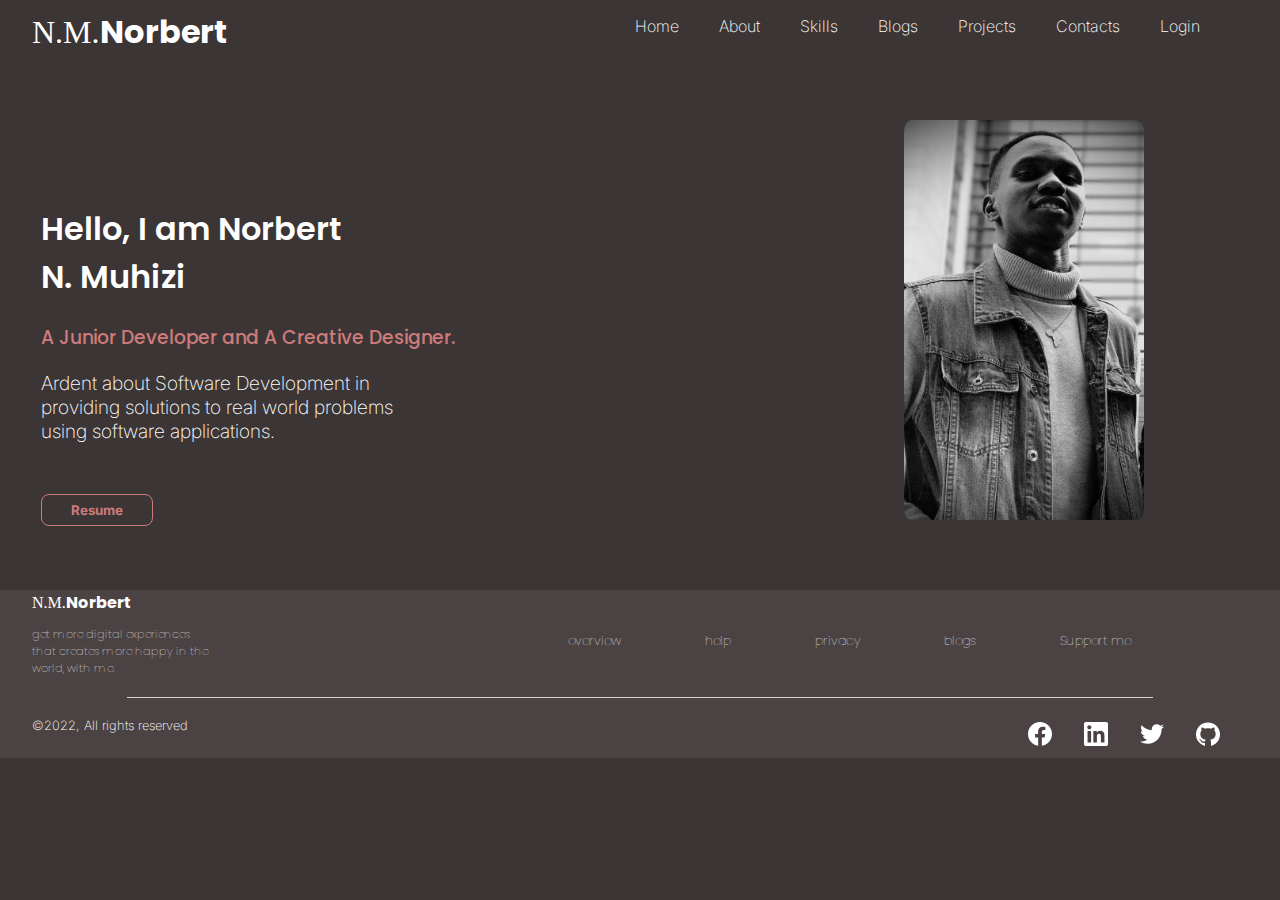
<file: index.html>
<!DOCTYPE html>
<html lang="en">

<head>
    <meta charset="UTF-8">
    <meta http-equiv="X-UA-Compatible" content="IE=edge">
    <meta name="viewport" content="width=device-width, initial-scale=1.0">
    <title>Portfolio</title>

    <link rel="preconnect" href="https://fonts.googleapis.com">
    <link rel="preconnect" href="https://fonts.gstatic.com" crossorigin>
    <link href="https://fonts.googleapis.com/css2?family=Poppins:wght@300;700;900&display=swap" rel="stylesheet">

    <link rel="preconnect" href="https://fonts.googleapis.com">
<link rel="preconnect" href="https://fonts.gstatic.com" crossorigin>
<link href="https://fonts.googleapis.com/css2?family=Inter:wght@200;300;500;600&display=swap" rel="stylesheet">

</head>
<link rel="stylesheet" href="./css/general.css">
<link rel="stylesheet" href="./css/index.css">
<body class="body">
    <div class="nav-container">
        <header class="header">
            <a href="index.html" class="logo">N.M.<span class="norbert">Norbert</span></a>
            <nav>
                <ul class="list">
                    <ul><a href="home.html" class="list-item">Home</a></ul>
                    <ul><a href="about.html" class="list-item">About</a></ul>
                    <ul><a href="skills.html" class="list-item">Skills</a></ul>
                    <ul><a href="blogs.html" class="list-item">Blogs</a></ul>
                    <ul><a href="projects.html" class="list-item">Projects</a></ul>
                    <ul><a href="contacts.html" class="list-item">Contacts</a></ul>
                    <ul><a href="login.html" class="list-item">Login</a></ul>
                </ul>
            </nav>
        </header>
    </div>

    <div class="home">
        <div class="content">
            <h1 class="header1">Hello, I am Norbert N. Muhizi</h1>
            <h3 class="header3">A Junior Developer and A Creative Designer.</h3>
            <p class="home-paragraph">Ardent about Software Development in <br />
                providing solutions to real world problems <br />
                using software applications.</p>
            <button class="resume-button">Resume</button>
        </div>

        <div class="home-photo">
            <img class="photo"src="photos/portfolio photo.jpg" alt="profile">
        </div>
    </div>

    <div class="footer">
        <a href="index.html" class="logo-2">N.M.<span class="norbert-2">Norbert</span></a>
        <div class="above-line">
            <div class="left-side">
            <h3>get more digital experiences<br />
                that creates more happy in the<br />
                world, with me.
            </h3>
            </div>
            <div class="right-side">
                <nav>
                    <ul>
                        <li><a href="#">overview</a></li>
                        <li><a href="#">help</a></li>
                        <li><a href="#">privacy</a></li>
                        <li><a href="blogs.html">blogs</a></li>
                        <li><a href="#">Support me</a></li>
                    </ul>
                </nav>
            </div>
        </div>
        <hr size="0.5" width="80%" color="lightgray">
        <div class="below-line">
            <div class="copyright">
                <h3>&#169;2022, All rights reserved</h3>
            </div>
            <div class="icons">
                <ul class="s-icons">
                    <li>
                        <a href="#"><img class="facebook-icon" src="social-icons/facebook.svg"></a>
                    </li>
                    <li>
                        <a href="#"><img class="linkedin-icon" src="social-icons/LinkedIn.svg"></a>
                    </li>
                    <li>
                        <a href="#"><img class="twitter-icon" src="social-icons/Twitter.svg"></a>
                    </li>
                    <li>
                        <a href="#"><img class="git-icon" src="social-icons/Github.svg"></a>
                    </li>
                </ul>
    
            </div>
        </div>
    </div>



</body>

</html>
</file>
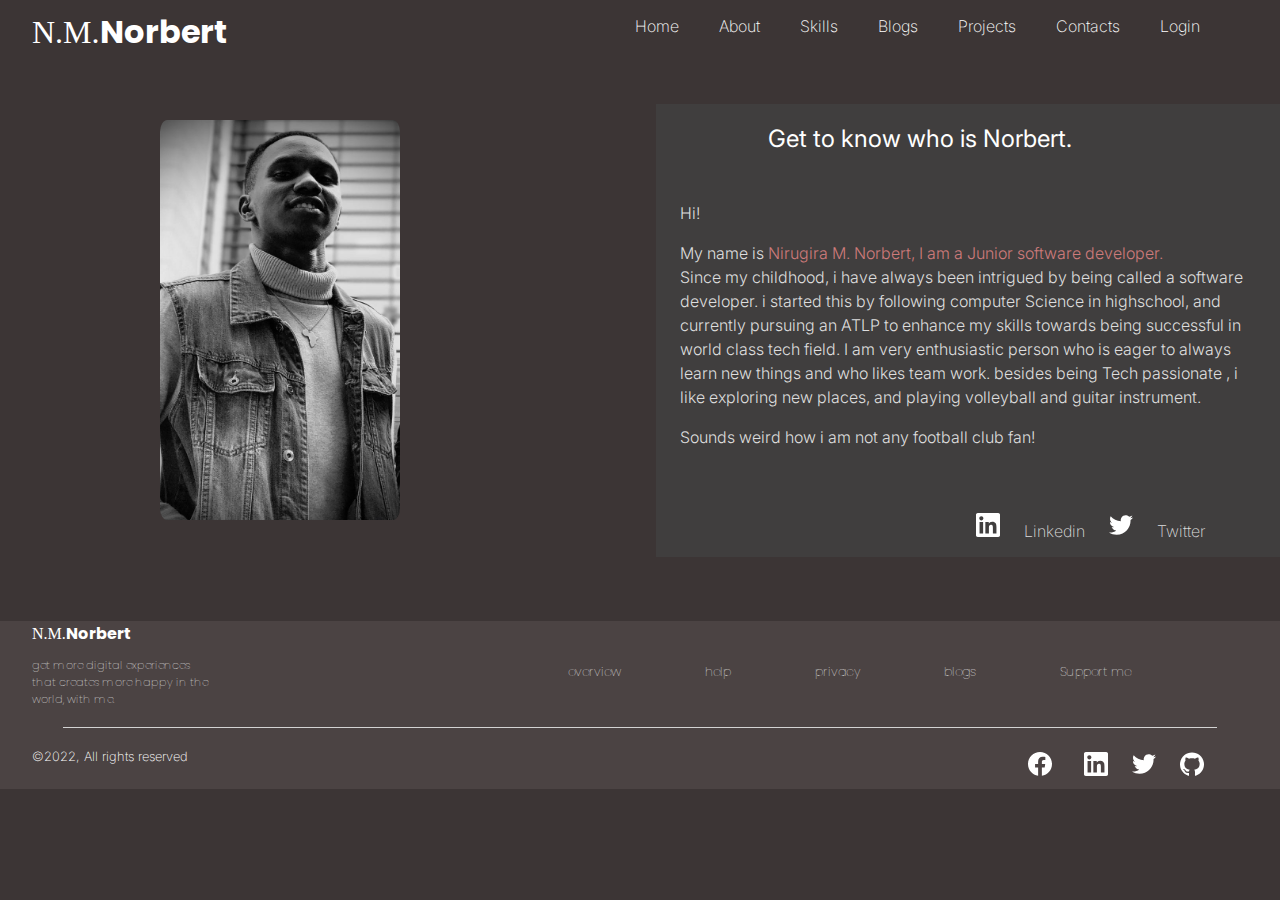
<file: about.html>
<!DOCTYPE html>
<html lang="en">
    <body>
    <head>
        <meta charset="UTF-8">
        <meta http-equiv="X-UA-Compatible" content="IE=edge">
        <meta name="viewport" content="width=device-width, initial-scale=1.0">
        <title>Portfolio</title>
    
        <link rel="preconnect" href="https://fonts.googleapis.com">
        <link rel="preconnect" href="https://fonts.gstatic.com" crossorigin>
        <link href="https://fonts.googleapis.com/css2?family=Poppins:wght@300;700;900&display=swap" rel="stylesheet">
    
        <link rel="preconnect" href="https://fonts.googleapis.com">
    <link rel="preconnect" href="https://fonts.gstatic.com" crossorigin>
    <link href="https://fonts.googleapis.com/css2?family=Inter:wght@200;300;500;600&display=swap" rel="stylesheet">
    
    </head>
    <link rel="stylesheet" href="./css/general.css">
    <link rel="stylesheet" href="./css/about.css">
    <body class="body">
        <div class="nav-container">
            <header class="header">
                <a href="index.html" class="logo">N.M.<span class="norbert">Norbert</span></a>
                <nav>
                    <ul class="list">
                        <ul><a href="index.html" class="list-item">Home</a></ul>
                        <ul><a href="about.html" class="list-item">About</a></ul>
                        <ul><a href="skills.html" class="list-item">Skills</a></ul>
                        <ul><a href="blogs.html" class="list-item">Blogs</a></ul>
                        <ul><a href="projects.html" class="list-item">Projects</a></ul>
                        <ul><a href="contacts.html" class="list-item">Contacts</a></ul>
                        <ul><a href="login.html" class="list-item">Login</a></ul>
                    </ul>
                </nav>
            </header>
        </div>

    <div class="about-home">
        <div class="photo">
            <img class="about-photo" src="photos/portfolio photo.jpg" alt="profile">
        </div>
        <div class="right">
            <h2>Get to know who is Norbert.</h2>
            <p class="hi">Hi!</p>
            <p class="about-paragraph">
                My name is  <span style="color: #CE7B7B">Nirugira M. Norbert, I am a Junior software developer.</span><br/>
                Since my childhood, i have always been intrigued by being called a 
                software developer. i started this by following computer Science in 
                highschool, and <br/>currently pursuing an ATLP to enhance my skills towards
                being successful in <br/>world class tech field. 
                I am very enthusiastic person who is eager to always<br/> learn new 
                things and who likes team work. besides being Tech passionate , i <br/>
                like exploring new places, and playing volleyball and guitar instrument.</p>
                <p class="par-2">Sounds weird how i am not any football club fan! </p>
            <div class="social-media">
                <p class="linkedin-link"><a href="#"><img class="linkedin-icon" src="social-icons/LinkedIn.svg"></a>Linkedin</p>
                <p class="twitter-link"><a href="#"><img class="twitter-icon" src="social-icons/Twitter.svg"></a>Twitter</p>
            </div>    
        </div>
    </div>

    <div class="footer">
        <a href="index.html" class="logo-2">N.M.<span class="norbert-2">Norbert</span></a>
        <div class="above-line">
            <div class="left-side">
            <h3>get more digital experiences<br/>
                that creates more happy in the<br />
                world, with me.
            </h3>
            </div>
            <div class="right-side">
                <nav>
                    <ul>
                        <li><a href="#">overview</a></li>
                        <li><a href="#">help</a></li>
                        <li><a href="#">privacy</a></li>
                        <li><a href="blogs.html">blogs</a></li>
                        <li><a href="#">Support me</a></li>
                    </ul>
                </nav>
            </div>
        </div>
        <hr size="0.5" width="90%" color="lightgray">
        <div class="below-line">
            <div class="copyright">
                <h3>&#169;2022, All rights reserved</h3>
            </div>
            <div class="icons">
                <ul class="s-icons">
                    <li>
                        <a href="#"><img class="facebook-icon" src="social-icons/facebook.svg"></a>
                    </li>
                    <li>
                        <a href="#"><img class="linkedin-icon" src="social-icons/LinkedIn.svg"></a>
                    </li>
                    <li>
                        <a href="#"><img class="twitter-icon" src="social-icons/Twitter.svg"></a>
                    </li>
                    <li>
                        <a href="#"><img class="git-icon" src="social-icons/Github.svg"></a>
                    </li>
                </ul>
    
            </div>
        </div>
    </div>

</body>

</html>
</file>
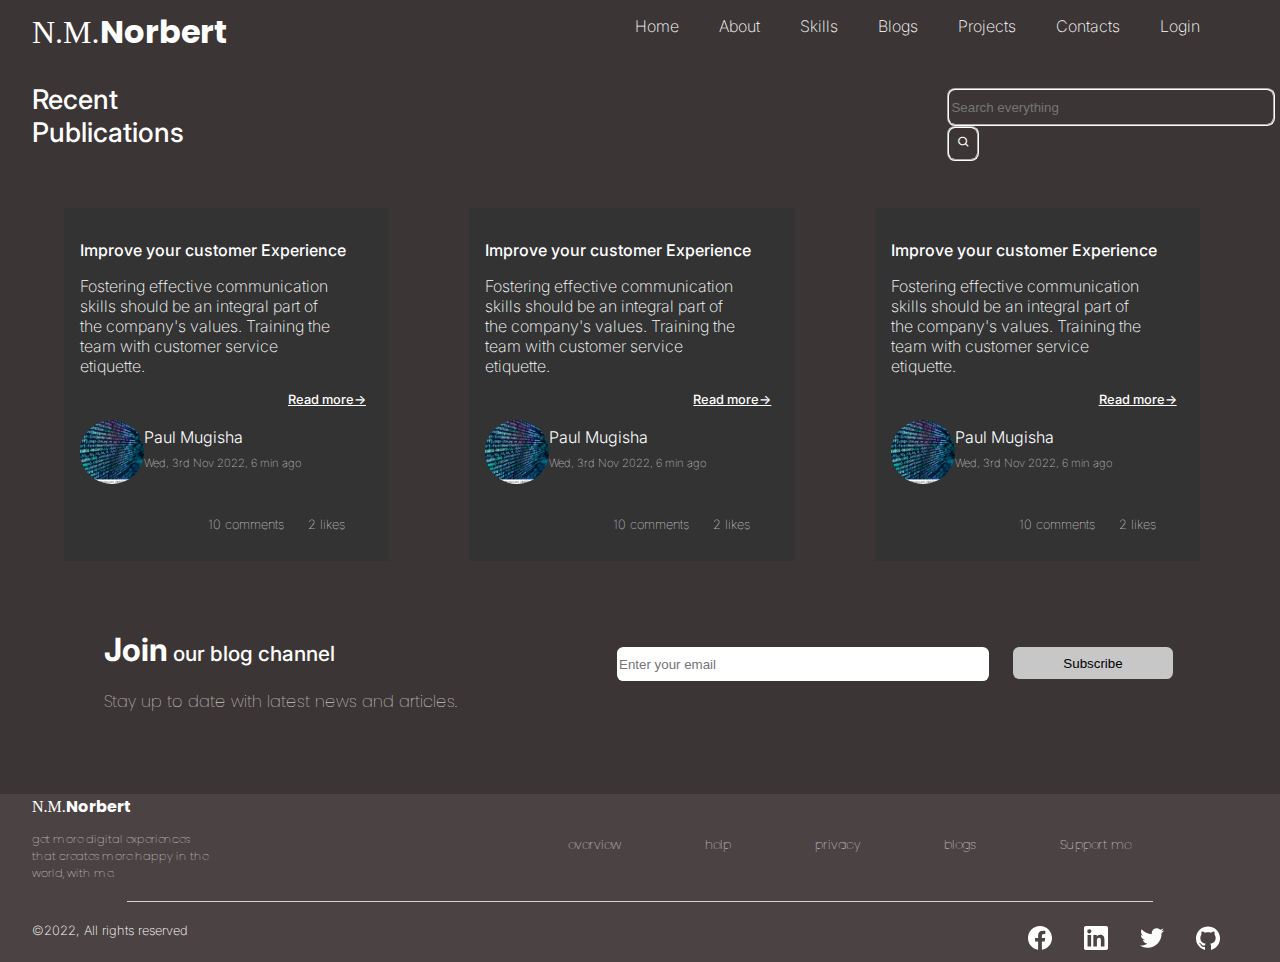
<file: blogs.html>
<!DOCTYPE html>
<html lang="en">

    <head>
        <meta charset="UTF-8">
        <meta http-equiv="X-UA-Compatible" content="IE=edge">
        <meta name="viewport" content="width=device-width, initial-scale=1.0">
        <title>Portfolio</title>
         <!-- --------boxIcon------ -->
    <link rel="stylesheet" href="https://unpkg.com/boxicons@latest/css/boxicons.min.css">

    
        <link rel="preconnect" href="https://fonts.googleapis.com">
        <link rel="preconnect" href="https://fonts.gstatic.com" crossorigin>
        <link href="https://fonts.googleapis.com/css2?family=Poppins:wght@300;700;900&display=swap" rel="stylesheet">
    
        <link rel="preconnect" href="https://fonts.googleapis.com">
    <link rel="preconnect" href="https://fonts.gstatic.com" crossorigin>
    <link href="https://fonts.googleapis.com/css2?family=Inter:wght@200;300;500;600&display=swap" rel="stylesheet">
    
    </head>
    <link rel="stylesheet" href="./css/general.css">
    <link rel="stylesheet" href="./css/blogs.css">
    <body class="body">
        <div class="nav-container">
            <header class="header">
                <a href="index.html" class="logo">N.M.<span class="norbert">Norbert</span></a>
                <nav>
                    <ul class="list">
                        <ul><a href="index.html" class="list-item">Home</a></ul>
                        <ul><a href="about.html" class="list-item">About</a></ul>
                        <ul><a href="skills.html" class="list-item">Skills</a></ul>
                        <ul><a href="blogs.html" class="list-item">Blogs</a></ul>
                        <ul><a href="projects.html" class="list-item">Projects</a></ul>
                        <ul><a href="contacts.html" class="list-item">Contacts</a></ul>
                        <ul><a href="login.html" class="list-item">Login</a></ul>
                    </ul>
                </nav>
            </header>
        </div>
    <div class="blogs">
        <div class="header-blogs">
            <div class="header-blogs-title">
                <p class="recent">Recent Publications</p>
            </div>
            <div class="search">

                <input type="text" placeholder="Search everything" name="search">
                <button type="text" style="background-color: #3C3535;"><i class='bx bx-search'
                        style="color: white;"></i></button>
    
            </div>
        </div>
        <div class="blogs-content">
            <div class="first-content">
                <p class="blog-title">Improve your customer Experience</p>
                <p class="blog-description">Fostering effective communication <br/>
                skills should be an integral part of <br/>
                the company's values. Training the <br/>
                team with customer service<br/>
                etiquette.
                </p>
                <p class="read-more"><u>Read more&rarr;</u></p>
                <div class="profile-info">
                    <div class="profile-pic">
                        <img src="photos/blogpage-pic.webp" alt="!!" class="profile-img">
                    </div>
                    <div class="names-date">
                        <p class="names">Paul Mugisha</p>
                        <p class="date">Wed, 3rd Nov 2022, 6 min ago</p>
                    </div>
                </div>
                <div class="interactions">
                    <div class="comments">
                        <p class="comments-number">10 comments</p>
                    </div>
                    <div class="likes">
                        <p class="likes-number">2 likes</p>
                    </div>
                </div>
            </div>
            <div class="first-content">
                <p class="blog-title">Improve your customer Experience</p>
                <p class="blog-description">Fostering effective communication <br/>
                skills should be an integral part of <br/>
                the company's values. Training the <br/>
                team with customer service<br/>
                etiquette.
                </p>
                <p class="read-more"><u>Read more&rarr;</u></p>
                <div class="profile-info">
                    <div class="profile-pic">
                        <img src="photos/blogpage-pic.webp" alt="!!" class="profile-img">
                    </div>
                    <div class="names-date">
                        <p class="names">Paul Mugisha</p>
                        <p class="date">Wed, 3rd Nov 2022, 6 min ago</p>
                    </div>
                </div>
                <div class="interactions">
                    <div class="comments">
                        <p class="comments-number">10 comments</p>
                    </div>
                    <div class="likes">
                        <p class="likes-number">2 likes</p>
                    </div>
                </div>
            </div>
            <div class="first-content">
                <p class="blog-title">Improve your customer Experience</p>
                <p class="blog-description">Fostering effective communication <br/>
                skills should be an integral part of <br/>
                the company's values. Training the <br/>
                team with customer service<br/>
                etiquette.
                </p>
                <p class="read-more"><u>Read more&rarr;</u></p>
                <div class="profile-info">
                    <div class="profile-pic">
                        <img src="photos/blogpage-pic.webp" alt="!!" class="profile-img">
                    </div>
                    <div class="names-date">
                        <p class="names">Paul Mugisha</p>
                        <p class="date">Wed, 3rd Nov 2022, 6 min ago</p>
                    </div>
                </div>
                <div class="interactions">
                    <div class="comments">
                        <p class="comments-number">10 comments</p>
                    </div>
                    <div class="likes">
                        <p class="likes-number">2 likes</p>
                    </div>
                </div>
            </div>
        </div>
        <div class="blogs-subscription">
            <div class="left-side-0">
                <p class="join-p"><span class="join">Join</span>  our blog channel</p>
                <p class="stay-up">Stay up to date with latest news and articles.</p> 
            </div>
            <div class="right-side-0">
                <div class="enter-email">
                    <input type="text" placeholder="Enter your email" class="mail-input">
                </div>
                <div class="button-subscribe">
                    <button class="subscribe">Subscribe</button>
                </div>
            </div>
        </div>
        
    </div>

    <div class="footer">
        <a href="index.html" class="logo-2">N.M.<span class="norbert-2">Norbert</span></a>
        <div class="above-line">
            <div class="left-side">
            <h3>get more digital experiences<br />
                that creates more happy in the<br />
                world, with me.
            </h3>
            </div>
            <div class="right-side">
                <nav>
                    <ul>
                        <li><a href="#">overview</a></li>
                        <li><a href="#">help</a></li>
                        <li><a href="#">privacy</a></li>
                        <li><a href="blogs.html">blogs</a></li>
                        <li><a href="#">Support me</a></li>
                    </ul>
                </nav>
            </div>
        </div>
        <hr size="0.5" width="80%" color="lightgray">
        <div class="below-line">
            <div class="copyright">
                <h3>&#169;2022, All rights reserved</h3>
            </div>
            <div class="icons">
                <ul class="s-icons">
                    <li>
                        <a href="#"><img class="facebook-icon" src="social-icons/facebook.svg"></a>
                    </li>
                    <li>
                        <a href="#"><img class="linkedin-icon" src="social-icons/LinkedIn.svg"></a>
                    </li>
                    <li>
                        <a href="#"><img class="twitter-icon" src="social-icons/Twitter.svg"></a>
                    </li>
                    <li>
                        <a href="#"><img class="git-icon" src="social-icons/Github.svg"></a>
                    </li>
                </ul>
    
            </div>
        </div>
    </div>
</body>

</html>
</file>
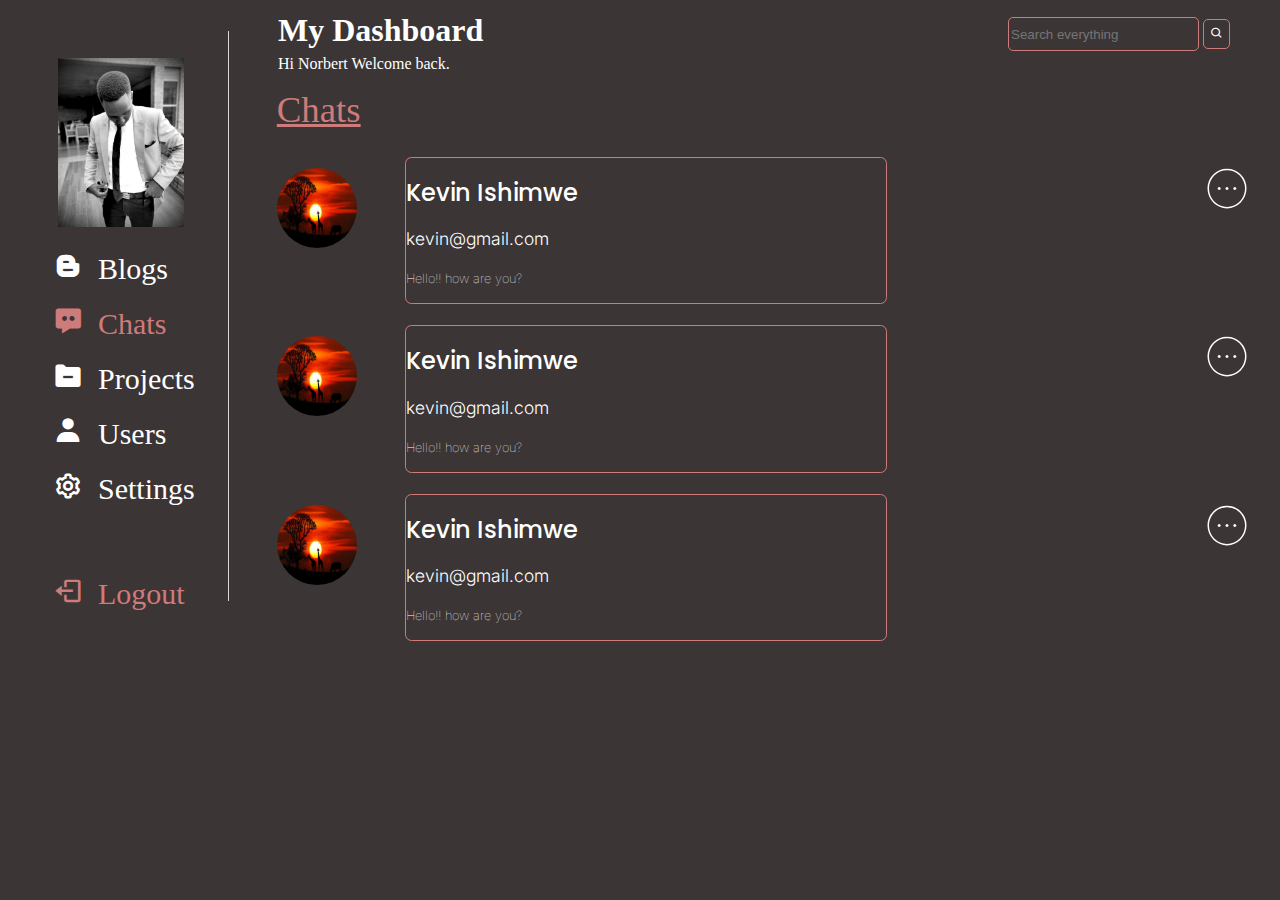
<file: chats-dashboard.html>
<!DOCTYPE html>
<html lang="en">

<head>
    <meta charset="UTF-8">
    <meta http-equiv="X-UA-Compatible" content="IE=edge">
    <meta name="viewport" content="width=device-width, initial-scale=1.0">
    <title>Portfolio</title>
    <link rel="stylesheet" href="css/dashboard.css">
    <link rel="stylesheet" href="dashboard-css/chats-dashboard.css">

    <!-- --------boxIcon------ -->
    <link rel="stylesheet"
    href="https://unpkg.com/boxicons@latest/css/boxicons.min.css">

     <!---------fonts-->
     <link rel="preconnect" href="https://fonts.googleapis.com">
     <link rel="preconnect" href="https://fonts.gstatic.com" crossorigin>
     <link href="https://fonts.googleapis.com/css2?family=Poppins:wght@300;700;900&display=swap" rel="stylesheet">
 
     <link rel="preconnect" href="https://fonts.googleapis.com">
 <link rel="preconnect" href="https://fonts.gstatic.com" crossorigin>
 <link href="https://fonts.googleapis.com/css2?family=Inter:wght@200;300;500;600&display=swap" rel="stylesheet">

</head>



<body>
<div id="user">

    <div id="left-side">
        <header>
            <img class="profile-dashboard" src="photos/norbert.jfif">
            <nav>
                <div class="blog">
                    <a href="#"><i class='bx bxl-blogger' style="color: white; width: 10%; height: 10px;">&nbsp;Blogs</i></a>
                </div>
                    
                <div class="chat">
                    <a href="#"><i class='bx bxs-message-dots'style="color: #ce7b7b; width: 10%; height: 10px;">&nbsp;Chats</i></a>
                </div>
                    
                    <div class="project">
                        
                        <a href="#"><i class='bx bxs-folder-minus' style="color: white; width: 10%; height: 10px;">&nbsp;Projects</i></a>

                    </div>
                    
                    <div class="user">
                        
                        <a href="users-dashboard.html"><i class='bx bxs-user' style="color: white; width: 10%; height: 10px;">&nbsp;Users</i></a>
                    </div>

                    <div class="setting">
                        
                        <a href="#"><i class='bx bx-cog' style="color: white; width: 10%; height: 10px;">&nbsp;Settings</i></a>
                    </div>
                    <div class="logout">
                        
                        <a href="#"><i class='bx bx-log-out'style="color: #CE7B7B; width: 10%; height: 10px;">&nbsp;Logout</i></a>
                    </div>

                    <div class="vl"></div>
                
            </nav>
        </header>
    </div>
    
    
    <!-- ---------------------------------------------------- -->

            <div class="mydashboard" style="color: white;">
                <h1>My Dashboard</h1>
                <p style="margin-top: -15px;">Hi Norbert Welcome back.</p>

            </div>

            <div class="search">
                
                <input  type="text" placeholder="Search everything" name="search">
                <button type="text" style="background-color: #3C3535;"><i class='bx bx-search' style="color: white;"></i></button>
                
            </div>
        <p class="chats-title"><u>Chats</u></p>
        <div class="content-sctn">
            <div class="content">
                <div class="profile-profile">
                    <img class="prof-photo" src="photos/profile dashboard.jpeg" alt="??">
                </div>
                <div class="user-informations">
                    <p class="name">Kevin Ishimwe </p>
                    <p class="mail">kevin@gmail.com </p>
                    <p class="date">Hello!! how are you?</p>
                </div>
                <div class="right-icon">
                    <div class="options-vctr">
                        <img class="optn-vctr" src="vectors/option.svg" alt="!!">
                    </div>
                </div>
            </div>

            <div class="content">
                <div class="profile-profile">
                    <img class="prof-photo" src="photos/profile dashboard.jpeg" alt="??">
                </div>
                <div class="user-informations">
                    <p class="name">Kevin Ishimwe </p>
                    <p class="mail">kevin@gmail.com </p>
                    <p class="date">Hello!! how are you?</p>
                </div>
                <div class="right-icon">
                    <div class="options-vctr">
                        <img class="optn-vctr" src="vectors/option.svg" alt="!!">
                    </div>
                </div>
            </div>

            <div class="content">
                <div class="profile-profile">
                    <img class="prof-photo" src="photos/profile dashboard.jpeg" alt="??">
                </div>
                <div class="user-informations">
                    <p class="name">Kevin Ishimwe </p>
                    <p class="mail">kevin@gmail.com </p>
                    <p class="date">Hello!! how are you?</p>
                </div>
                <div class="right-icon">
                    <div class="options-vctr">
                        <img class="optn-vctr" src="vectors/option.svg" alt="!!">
                    </div>
                </div>
            </div>
        </div>
    </div>
</body>

</html>
</file>
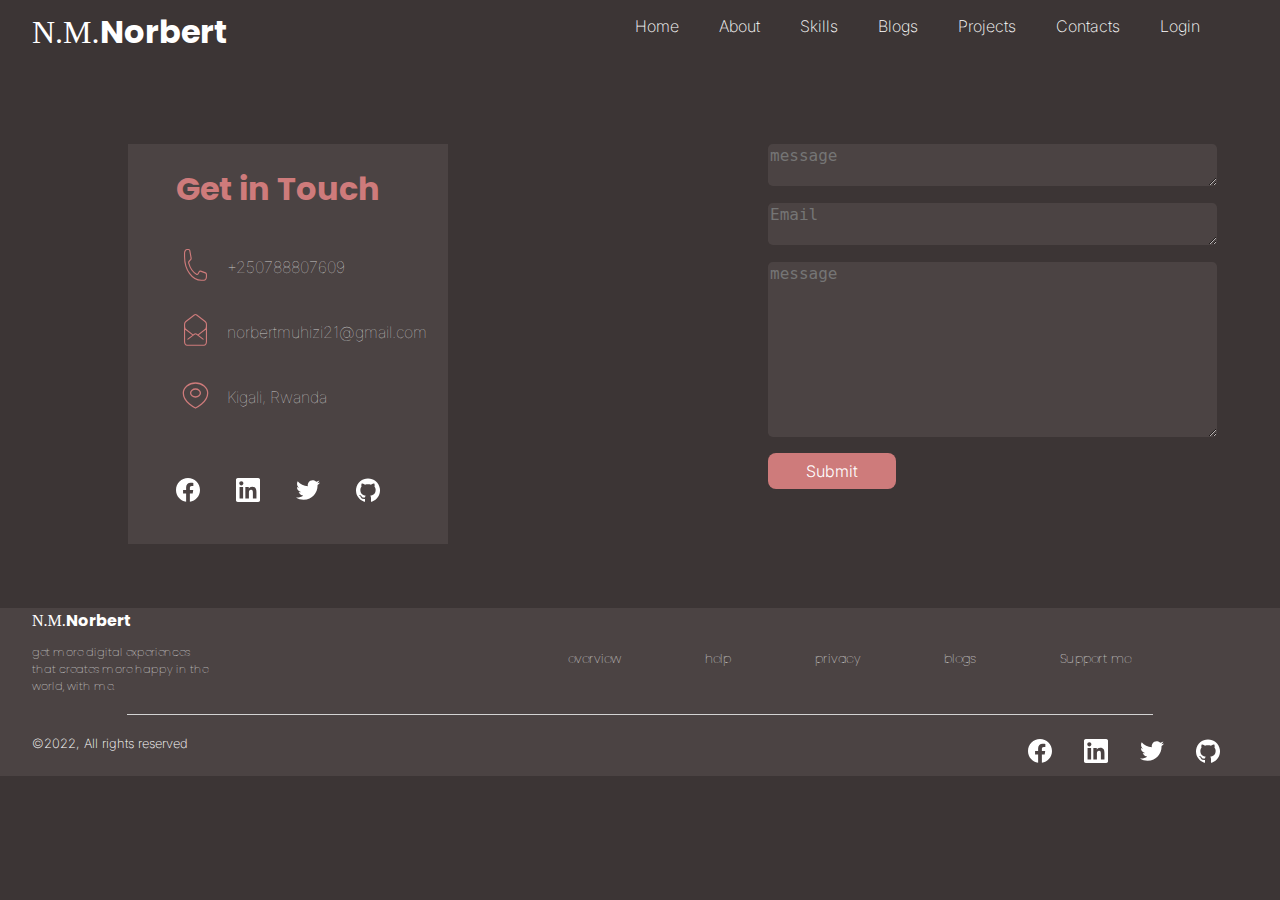
<file: contacts.html>
<!DOCTYPE html>
<html lang="en">

<head>
    <meta charset="UTF-8">
    <meta http-equiv="X-UA-Compatible" content="IE=edge">
    <meta name="viewport" content="width=device-width, initial-scale=1.0">
    <title>Portfolio</title>

    <link rel="preconnect" href="https://fonts.googleapis.com">
    <link rel="preconnect" href="https://fonts.gstatic.com" crossorigin>
    <link href="https://fonts.googleapis.com/css2?family=Poppins:wght@300;700;900&display=swap" rel="stylesheet">

    <link rel="preconnect" href="https://fonts.googleapis.com">
    <link rel="preconnect" href="https://fonts.gstatic.com" crossorigin>
    <link href="https://fonts.googleapis.com/css2?family=Inter:wght@200;300;500;600&display=swap" rel="stylesheet">

</head>
<link rel="stylesheet" href="./css/general.css">
<link rel="stylesheet" href="./css/contact.css">

<body class="body">
    <div class="nav-container">
        <header class="header">
            <a href="index.html" class="logo">N.M.<span class="norbert">Norbert</span></a>
            <nav>
                <ul class="list">
                    <ul><a href="index.html" class="list-item">Home</a></ul>
                    <ul><a href="about.html" class="list-item">About</a></ul>
                    <ul><a href="skills.html" class="list-item">Skills</a></ul>
                    <ul><a href="blogs.html" class="list-item">Blogs</a></ul>
                    <ul><a href="projects.html" class="list-item">Projects</a></ul>
                    <ul><a href="contacts.html" class="list-item">Contacts</a></ul>
                    <ul><a href="login.html" class="list-item">Login</a></ul>
                </ul>
            </nav>
        </header>
    </div>
    <div class="contact-informations">
        <div class="left-side-0">
            <div class="title">
                <h1>Get in Touch</h1>
            </div>
            <div class="contact-info">
                <ul class="info-icons">
                    <li><img class="phone-icon" src="vectors/phone.svg"><span class="value"> +250788807609</span></li>
                    <li><img class="email-icon" src="vectors/mail.svg"><span class="value"> norbertmuhizi21@gmail.com</span></li>
                    <li><img class="location-icon" src="vectors/location.svg"><span class="value-loc"> Kigali, Rwanda</span></li>
                </ul>
            </div>
            <div class="social-media">
                <a href="#"><img class="facebook-icon" src="social-icons/facebook.svg"></a>
                <a href="#"><img class="linkedin-icon" src="social-icons/LinkedIn.svg"></a>
                <a href="#"><img class="twitter-icon" src="social-icons/Twitter.svg"></a>
                <a href="#"><img class="git-icon" src="social-icons/Github.svg"></a>
            </div>
        </div>

        <div class="right-side-0">
            <div class="name">
                <textarea id="nm" name="nm" rows="2.5" cols="43" placeholder="message"></textarea>
            </div>
            <div class="email">
                <textarea id="mail" name="mail" rows="2.5" cols="43" placeholder="Email"></textarea>
            </div>    
            <div class="msg">
                <textarea id="message" name="message" rows="9" cols="43" placeholder="message"></textarea>
            </div>    
            <button class="submit-button" type="submit"><span class="submit">Submit</span></button>
            </div>
        </div>
    </div>
    <div class="footer">
        <a href="index.html" class="logo-2">N.M.<span class="norbert-2">Norbert</span></a>
        <div class="above-line">
            <div class="left-side">
                <h3>get more digital experiences<br />
                    that creates more happy in the<br />
                    world, with me.
                </h3>
            </div>
            <div class="right-side">
                <nav>
                    <ul>
                        <li><a href="#">overview</a></li>
                        <li><a href="#">help</a></li>
                        <li><a href="#">privacy</a></li>
                        <li><a href="blogs.html">blogs</a></li>
                        <li><a href="#">Support me</a></li>
                    </ul>
                </nav>
            </div>
        </div>
        <hr size="0.5" width="80%" color="lightgray">
        <div class="below-line">
            <div class="copyright">
                <h3>&#169;2022, All rights reserved</h3>
            </div>
            <div class="icons">
                <ul class="s-icons">
                    <li>
                        <a href="#"><img class="facebook-icon" src="social-icons/facebook.svg"></a>
                    </li>
                    <li>
                        <a href="#"><img class="linkedin-icon" src="social-icons/LinkedIn.svg"></a>
                    </li>
                    <li>
                        <a href="#"><img class="twitter-icon" src="social-icons/Twitter.svg"></a>
                    </li>
                    <li>
                        <a href="#"><img class="git-icon" src="social-icons/Github.svg"></a>
                    </li>
                </ul>

            </div>
        </div>
    </div>
</body>

</html>
</file>
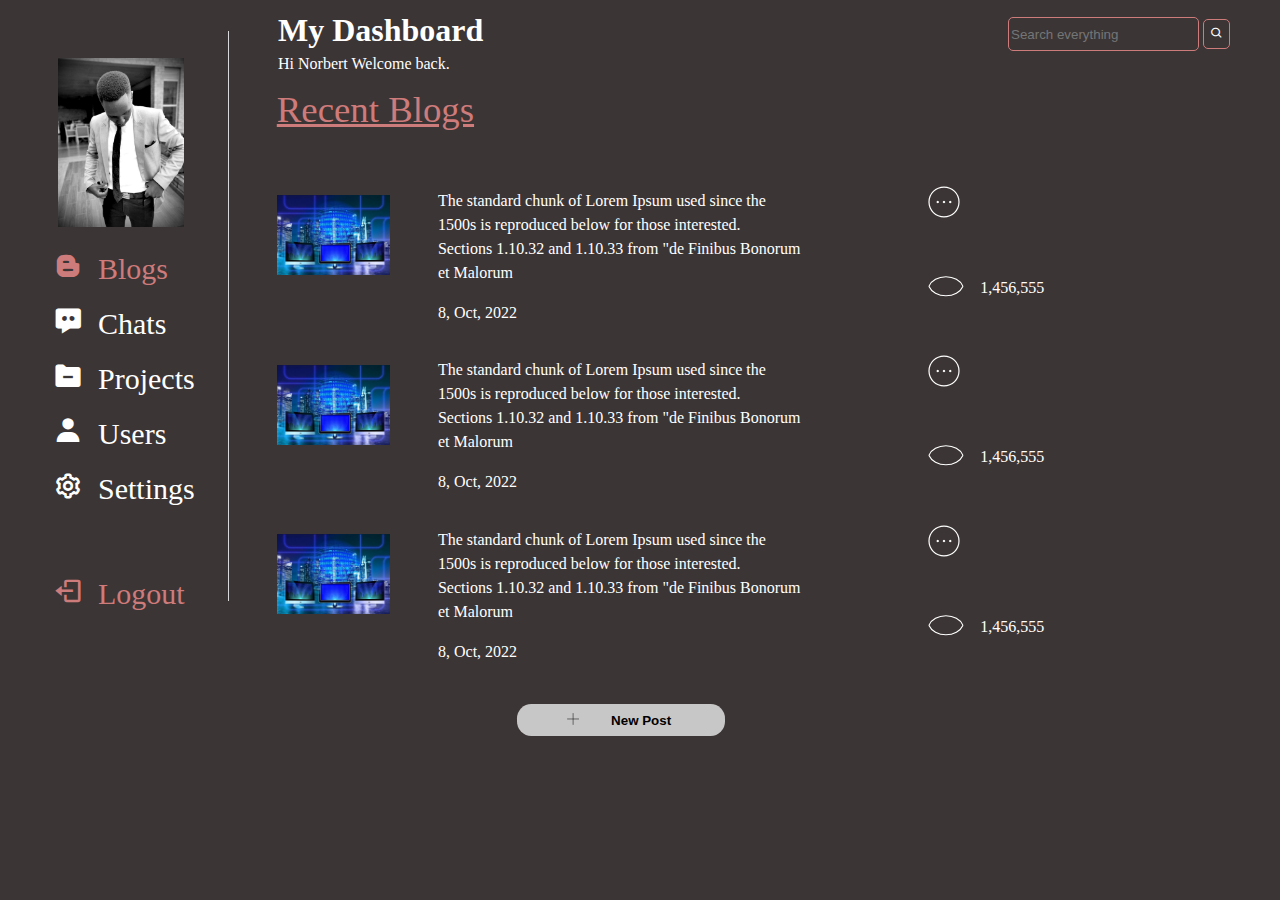
<file: dashboard-blogs.html>
<!DOCTYPE html>
<html lang="en">

<head>
    <meta charset="UTF-8">
    <meta http-equiv="X-UA-Compatible" content="IE=edge">
    <meta name="viewport" content="width=device-width, initial-scale=1.0">
    <title>Portfolio</title>
    <link rel="stylesheet" href="css/dashboard.css">
    <link rel="stylesheet" href="dashboard-css/dashboard-blogs.css">
    <!-- --------boxIcon------ -->
    <link rel="stylesheet" href="https://unpkg.com/boxicons@latest/css/boxicons.min.css">

</head>



<body>
    <div id="user">

        <div id="left-side">
            <header>
                <img class="profile-dashboard" src="photos/norbert.jfif">
                <nav>
                    <div class="blog">
                        <a href="#"><i class='bx bxl-blogger'
                                style="color: #ce7b7b; width: 10%; height: 10px;">&nbsp;Blogs</i></a>
                    </div>

                    <div class="chat">
                        <a href="#"><i class='bx bxs-message-dots'
                                style="color: white; width: 10%; height: 10px;">&nbsp;Chats</i></a>
                    </div>

                    <div class="project">

                        <a href="#"><i class='bx bxs-folder-minus'
                                style="color: white; width: 10%; height: 10px;">&nbsp;Projects</i></a>

                    </div>

                    <div class="user">

                        <a href="users-dashboard.html"><i class='bx bxs-user'
                                style="color: white; width: 10%; height: 10px;">&nbsp;Users</i></a>
                    </div>

                    <div class="setting">

                        <a href="#"><i class='bx bx-cog'
                                style="color: white; width: 10%; height: 10px;">&nbsp;Settings</i></a>
                    </div>
                    <div class="logout">

                        <a href="#"><i class='bx bx-log-out'
                                style="color: #CE7B7B; width: 10%; height: 10px;">&nbsp;Logout</i></a>
                    </div>

                    <div class="vl"></div>

                </nav>
            </header>    
        </div>


        <!-- ---------------------------------------------------- -->

        <div class="mydashboard" style="color: white;">
            <h1>My Dashboard</h1>
            <p style="margin-top: -15px;">Hi Norbert Welcome back.</p>

        </div>

        <div class="search">

            <input type="text" placeholder="Search everything" name="search">
            <button type="text" style="background-color: #3C3535;"><i class='bx bx-search'
                    style="color: white;"></i></button>

        </div>
        <p class="blog-title"><u>Recent Blogs</u></p>
        <div class="content-sctn">
            <div class="content">
                <div class="blog-profile">
                    <img class="blog-photo" src="photos/blog-photo.jpg" alt="blog-photo">
                </div>
                <div class="blog-description">
                    <p class="description">The standard chunk of Lorem Ipsum used since the<br />
                        1500s is reproduced below for those interested.<br />
                        Sections 1.10.32 and 1.10.33 from "de Finibus Bonorum <br />
                        et Malorum
                    </p>
                    <p class="date">8, Oct, 2022</p>
                </div>
                <div class="right-icons">
                    <div class="options-vctr">
                        <img class="optn-vctr" src="vectors/option.svg" alt="!!">
                    </div>
                    <div class="views-sctn">
                        <img class="view-vctr" src="vectors/view.svg" alt="!!">
                        <p class="views-nmbr">1,456,555</p>
                    </div>
                </div>
            </div>

            <div class="content">
                <div class="blog-profile">
                    <img class="blog-photo" src="photos/blog-photo.jpg" alt="blog-photo">
                </div>
                <div class="blog-description">
                    <p class="description">The standard chunk of Lorem Ipsum used since the<br />
                        1500s is reproduced below for those interested.<br />
                        Sections 1.10.32 and 1.10.33 from "de Finibus Bonorum <br />
                        et Malorum
                    </p>
                    <p class="date">8, Oct, 2022</p>
                </div>
                <div class="right-icons">
                    <div class="options-vctr">
                        <img class="optn-vctr" src="vectors/option.svg" alt="!!">
                    </div>
                    <div class="views-sctn">
                        <img class="view-vctr" src="vectors/view.svg" alt="!!">
                        <p class="views-nmbr">1,456,555</p>
                    </div>
                </div>
            </div>
            <div class="content">
                <div class="blog-profile">
                    <img class="blog-photo" src="photos/blog-photo.jpg" alt="blog-photo">
                </div>
                <div class="blog-description">
                    <p class="description">The standard chunk of Lorem Ipsum used since the<br />
                        1500s is reproduced below for those interested.<br />
                        Sections 1.10.32 and 1.10.33 from "de Finibus Bonorum <br />
                        et Malorum
                    </p>
                    <p class="date">8, Oct, 2022</p>
                </div>
                <div class="right-icons">
                    <div class="options-vctr">
                        <img class="optn-vctr" src="vectors/option.svg" alt="!!">
                    </div>
                    <div class="views-sctn">
                        <img class="view-vctr" src="vectors/view.svg" alt="!!">
                        <p class="views-nmbr">1,456,555</p>
                    </div>
                </div>
            </div>
            <div class="add">
                <button class="add-button"><img class="add-vector" src="vectors/add-vector.svg" alt="!!!"><span class="new">New Post</span>
                </button>
            </div>
        </div>
    </div>
</body>

</html>
</file>
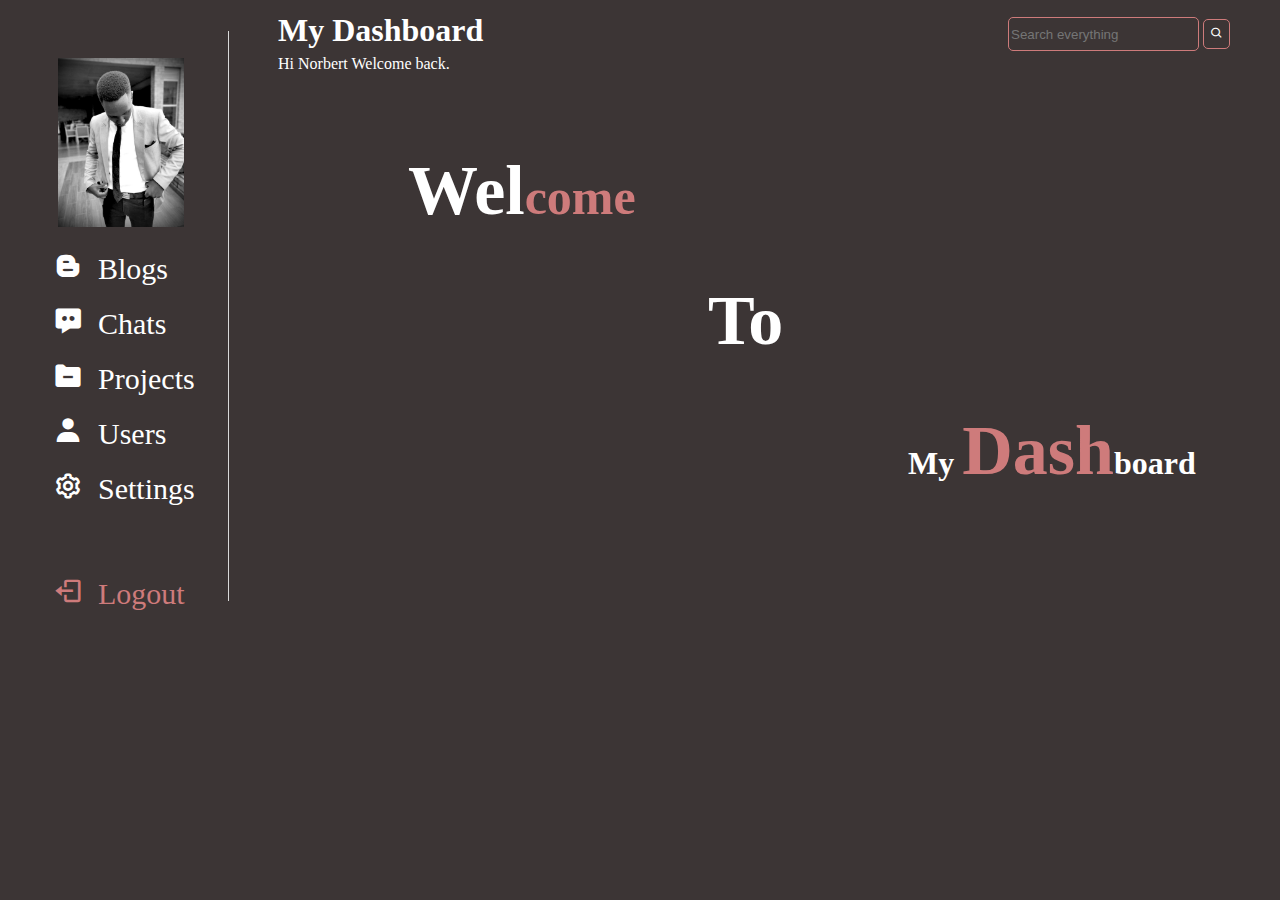
<file: landingpage-dashboard.html>
<!DOCTYPE html>
<html lang="en">

<head>
    <meta charset="UTF-8">
    <meta http-equiv="X-UA-Compatible" content="IE=edge">
    <meta name="viewport" content="width=device-width, initial-scale=1.0">
    <title>Portfolio</title>
    <link rel="stylesheet" href="css/dashboard.css">
    <!-- --------boxIcon------ -->
    <link rel="stylesheet" href="https://unpkg.com/boxicons@latest/css/boxicons.min.css">

</head>



<body>
    <div id="user">

        <div id="left-side">
            <header>
                <img class="profile-dashboard" src="photos/norbert.jfif">
                <nav>
                    <div class="blog">
                        <a href="#"><i class='bx bxl-blogger'
                                style="color: white; width: 10%; height: 10px;">&nbsp;Blogs</i></a>
                    </div>

                    <div class="chat">
                        <a href="#"><i class='bx bxs-message-dots'
                                style="color: white; width: 10%; height: 10px;">&nbsp;Chats</i></a>
                    </div>

                    <div class="project">

                        <a href="#"><i class='bx bxs-folder-minus'
                                style="color: white; width: 10%; height: 10px;">&nbsp;Projects</i></a>

                    </div>

                    <div class="user">

                        <a href="users-dashboard.html"><i class='bx bxs-user'
                                style="color: white; width: 10%; height: 10px;">&nbsp;Users</i></a>
                    </div>

                    <div class="setting">

                        <a href="#"><i class='bx bx-cog'
                                style="color: white; width: 10%; height: 10px;">&nbsp;Settings</i></a>
                    </div>
                    <div class="logout">

                        <a href="#"><i class='bx bx-log-out'
                                style="color: #CE7B7B; width: 10%; height: 10px;">&nbsp;Logout</i></a>
                    </div>
                    <div class="vl"></div>
                </nav>
            </header>
        </div>


        <!-- ---------------------------------------------------- -->

        <div class="mydashboard" style="color: white;">
            <h1>My Dashboard</h1>
            <p style="margin-top: -15px;">Hi Norbert Welcome back.</p>

        </div>

        <div class="search">

            <input type="text" placeholder="Search everything" name="search">
            <button type="text" style="background-color: #3C3535;"><i class='bx bx-search'
                    style="color: white;"></i></button>

        </div>

        <div style="margin-left:400px ; margin-top: 100px;">

            <h1 style="color: white; font-size: 70px;">Wel<span class="my-header-1"
                    style="color: #CE7B7B; font-size: 50px; ">come</span></h1>
        </div>

        <div style="margin-left: 700px; margin-top: 50px;">
            <h1 id="myheader-2" style="color: white; font-size: 70px;">To</h1>

        </div>

        <div style="margin-left: 900px; margin-top: 50px;">
            <h1 style="color: white;">My <span class="my-header-1"
                    style="color: #CE7B7B; font-size: 70px;">Dash</span>board</h1>
        </div>

    </div>
</body>

</html>
</file>
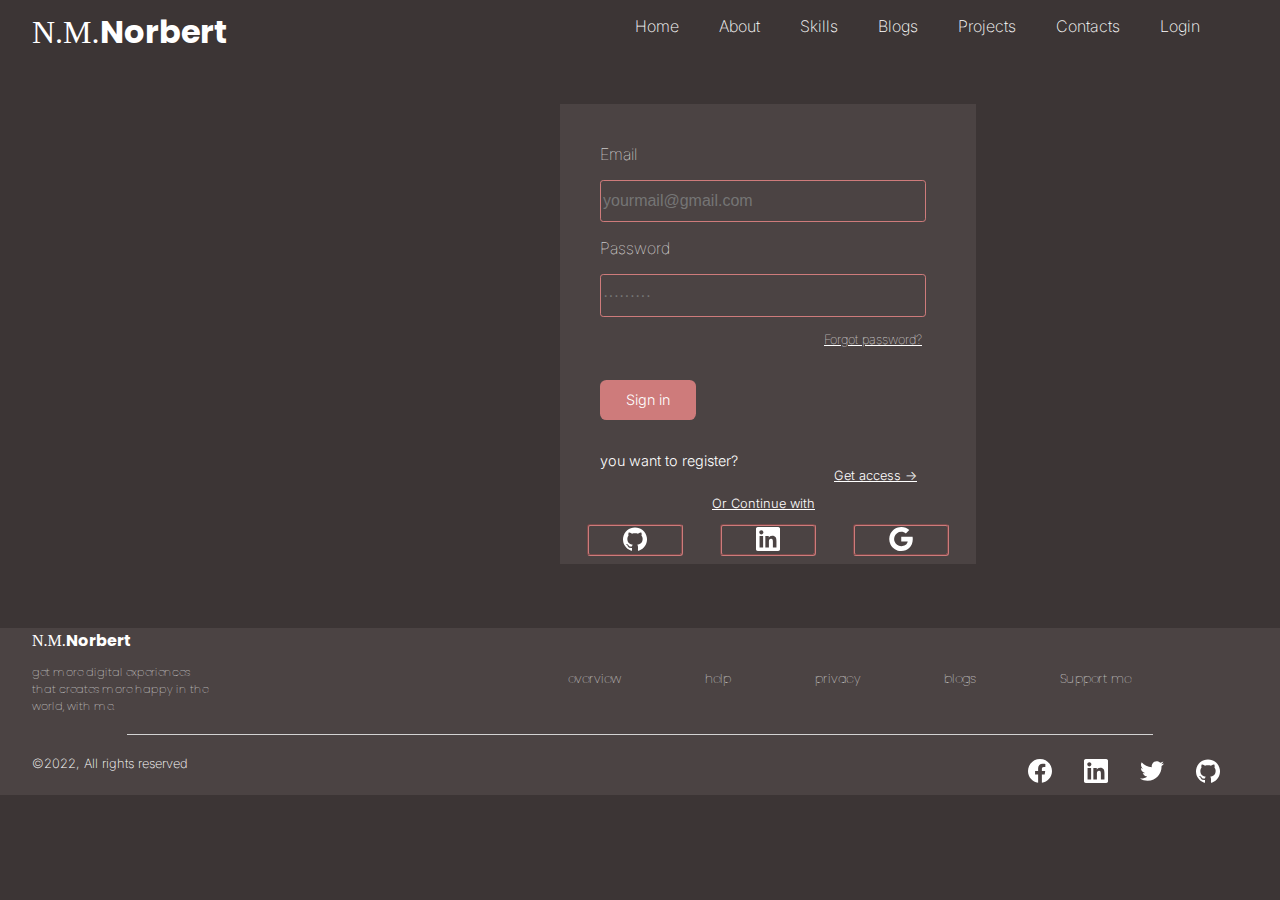
<file: login.html>
<!DOCTYPE html>
<html lang="en">

    <head>
        <meta charset="UTF-8">
        <meta http-equiv="X-UA-Compatible" content="IE=edge">
        <meta name="viewport" content="width=device-width, initial-scale=1.0">
        <title>Portfolio</title>
    
        <link rel="preconnect" href="https://fonts.googleapis.com">
        <link rel="preconnect" href="https://fonts.gstatic.com" crossorigin>
        <link href="https://fonts.googleapis.com/css2?family=Poppins:wght@300;700;900&display=swap" rel="stylesheet">
    
        <link rel="preconnect" href="https://fonts.googleapis.com">
    <link rel="preconnect" href="https://fonts.gstatic.com" crossorigin>
    <link href="https://fonts.googleapis.com/css2?family=Inter:wght@200;300;500;600&display=swap" rel="stylesheet">
    
    </head>
    <link rel="stylesheet" href="./css/general.css">
    <link rel="stylesheet" href="./css/login.css">
    <body class="body">
        <div class="nav-container">
            <header class="header">
                <a href="index.html" class="logo">N.M.<span class="norbert">Norbert</span></a>
                <nav>
                    <ul class="list">
                        <ul><a href="index.html" class="list-item">Home</a></ul>
                        <ul><a href="about.html" class="list-item">About</a></ul>
                        <ul><a href="skills.html" class="list-item">Skills</a></ul>
                        <ul><a href="blogs.html" class="list-item">Blogs</a></ul>
                        <ul><a href="projects.html" class="list-item">Projects</a></ul>
                        <ul><a href="contacts.html" class="list-item">Contacts</a></ul>
                        <ul><a href="login.html" class="list-item">Login</a></ul>
                    </ul>
                </nav>
            </header>
        </div>
    <div class="box-form">
        <form class="login-page" action="login">
            <form action="/action_page.php">
                <p class="mail">Email</p>
                <input type="text" id="email" name="email" placeholder="yourmail@gmail.com"><br>
                <p class="pswd">Password</p>
                <input type="password" id="pwd" name="pwd"
                    placeholder=&#183;&#183;&#183;&#183;&#183;&#183;&#183;&#183;&#183; required>
                
                <div class="forgot-password">
                    

                        <a href="#" class="forgot"><u>Forgot password?</u></a>

                </div>

                <button class="log-in" type="submit"><span class="signin">Sign in</span></button>
                <div class="register">
                    <p class="choose">you want to register?</p>
                    <a href="signup.html" class="access"><u>Get access &rarr;</u></a>
                </div>
                
                
                <p class="continue"><u>Or Continue with</u></p>
                <div class="social">
                    <button class="git-login">
                        <img class="github-login" src="social-icons/Github.svg"></button>
                    <button class="in-login">
                        <img class="linkedin-login" src="social-icons/LinkedIn.svg"></button>
                    <button class="ggle-login">
                        <img class="google-login" src="social-icons/google.svg"></button>
                </div>
            </form>
        </form>
    </div>

    <div class="footer">
        <a href="index.html" class="logo-2">N.M.<span class="norbert-2">Norbert</span></a>
        <div class="above-line">
            <div class="left-side">
            <h3>get more digital experiences<br />
                that creates more happy in the<br />
                world, with me.
            </h3>
            </div>
            <div class="right-side">
                <nav>
                    <ul>
                        <li><a href="#">overview</a></li>
                        <li><a href="#">help</a></li>
                        <li><a href="#">privacy</a></li>
                        <li><a href="blogs.html">blogs</a></li>
                        <li><a href="#">Support me</a></li>
                    </ul>
                </nav>
            </div>
        </div>
        <hr size="0.5" width="80%" color="lightgray">
        <div class="below-line">
            <div class="copyright">
                <h3>&#169;2022, All rights reserved</h3>
            </div>
            <div class="icons">
                <ul class="s-icons">
                    <li>
                        <a href="#"><img class="facebook-icon" src="social-icons/facebook.svg"></a>
                    </li>
                    <li>
                        <a href="#"><img class="linkedin-icon" src="social-icons/LinkedIn.svg"></a>
                    </li>
                    <li>
                        <a href="#"><img class="twitter-icon" src="social-icons/Twitter.svg"></a>
                    </li>
                    <li>
                        <a href="#"><img class="git-icon" src="social-icons/Github.svg"></a>
                    </li>
                </ul>
    
            </div>
        </div>
    </div>



</body>

</html>
</file>
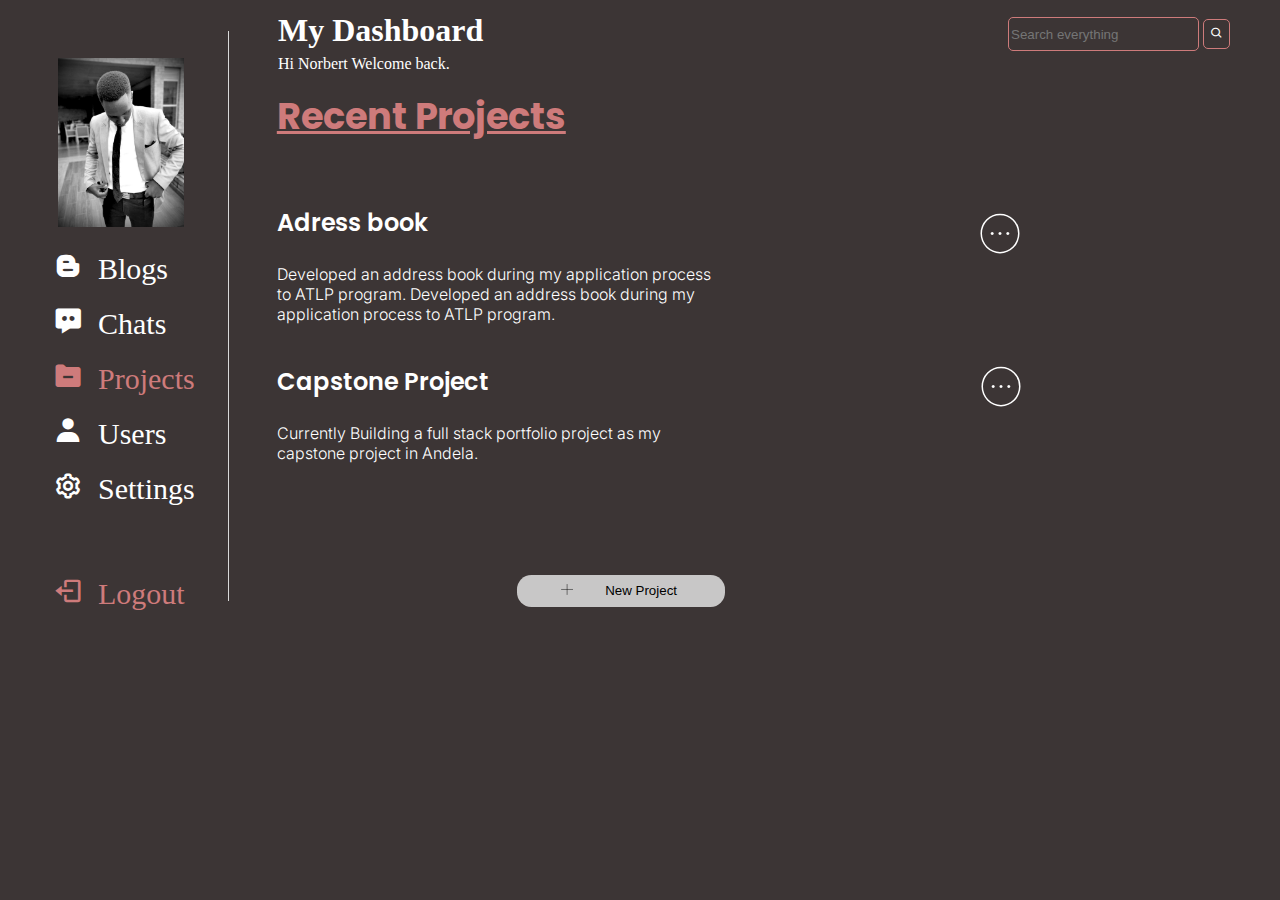
<file: projects-dashboard.html>
<!DOCTYPE html>
<html lang="en">

<head>
    <meta charset="UTF-8">
    <meta http-equiv="X-UA-Compatible" content="IE=edge">
    <meta name="viewport" content="width=device-width, initial-scale=1.0">
    <title>Portfolio</title>
    <link rel="stylesheet" href="css/dashboard.css">
    <link rel="stylesheet" href="dashboard-css/projects-dashboard.css">
    <!-- --------boxIcon------ -->
    <link rel="stylesheet" href="https://unpkg.com/boxicons@latest/css/boxicons.min.css">
    

    <!---------fonts-->
    <link rel="preconnect" href="https://fonts.googleapis.com">
    <link rel="preconnect" href="https://fonts.gstatic.com" crossorigin>
    <link href="https://fonts.googleapis.com/css2?family=Poppins:wght@300;700;900&display=swap" rel="stylesheet">

    <link rel="preconnect" href="https://fonts.googleapis.com">
<link rel="preconnect" href="https://fonts.gstatic.com" crossorigin>
<link href="https://fonts.googleapis.com/css2?family=Inter:wght@200;300;500;600&display=swap" rel="stylesheet">
</head>



<body>
    <div id="user">

        <div id="left-side">
            <header>
                <img class="profile-dashboard" src="photos/norbert.jfif">
                <nav>
                    <div class="blog">
                        <a href="#"><i class='bx bxl-blogger'
                                style="color: white; width: 10%; height: 10px;">&nbsp;Blogs</i></a>
                    </div>

                    <div class="chat">
                        <a href="#"><i class='bx bxs-message-dots'
                                style="color: white; width: 10%; height: 10px;">&nbsp;Chats</i></a>
                    </div>

                    <div class="project">

                        <a href="#"><i class='bx bxs-folder-minus'
                                style="color:#ce7b7b; width: 10%; height: 10px;">&nbsp;Projects</i></a>

                    </div>

                    <div class="user">

                        <a href="users-dashboard.html"><i class='bx bxs-user'
                                style="color: white; width: 10%; height: 10px;">&nbsp;Users</i></a>
                    </div>

                    <div class="setting">

                        <a href="#"><i class='bx bx-cog'
                                style="color: white; width: 10%; height: 10px;">&nbsp;Settings</i></a>
                    </div>
                    <div class="logout">

                        <a href="#"><i class='bx bx-log-out'
                                style="color: #CE7B7B; width: 10%; height: 10px;">&nbsp;Logout</i></a>
                    </div>

                    <div class="vl"></div>

                </nav>
            </header>
        </div>


        <!-- ---------------------------------------------------- -->

        <div class="mydashboard" style="color: white;">
            <h1>My Dashboard</h1>
            <p style="margin-top: -15px;">Hi Norbert Welcome back.</p>

        </div>

        <div class="search">

            <input type="text" placeholder="Search everything" name="search">
            <button type="text" style="background-color: #3C3535;"><i class='bx bx-search'
                    style="color: white;"></i></button>

        </div>
        <p class="projects-title"><u>Recent Projects</u></p>
        <div class="content-sctn">
            <div class="content">
                <div class="project-list">
                    <p class="project-title">Adress book</p>
                    <p class="project-description">Developed an address book during my application process<br/> to ATLP
                        program.
                        Developed an address book during my<br/> application process to ATLP program.</p>
                </div>
                <div class="right-icon">
                        <img class="optn-vctr" src="vectors/option.svg" alt="!!">
                </div>
            </div>

            <div class="content">
                <div class="project-list">
                    <p class="project-title">Capstone Project</p>
                    <p class="project-description">Currently Building a full stack portfolio project as my<br/> capstone
                        project in Andela.
                    </p>
                </div>
                <div class="right-icon-2">
                        <img class="optn-vctr" src="vectors/option.svg" alt="!!">
                </div>
            </div>
            <div class="add">
                <button class="add-button"><img class="add-vector" src="vectors/add-vector.svg" alt="!!!"><span class="new" style="color:black">New Project</span></button>
            </div>
        </div>
    </div>
</body>

</html>
</file>
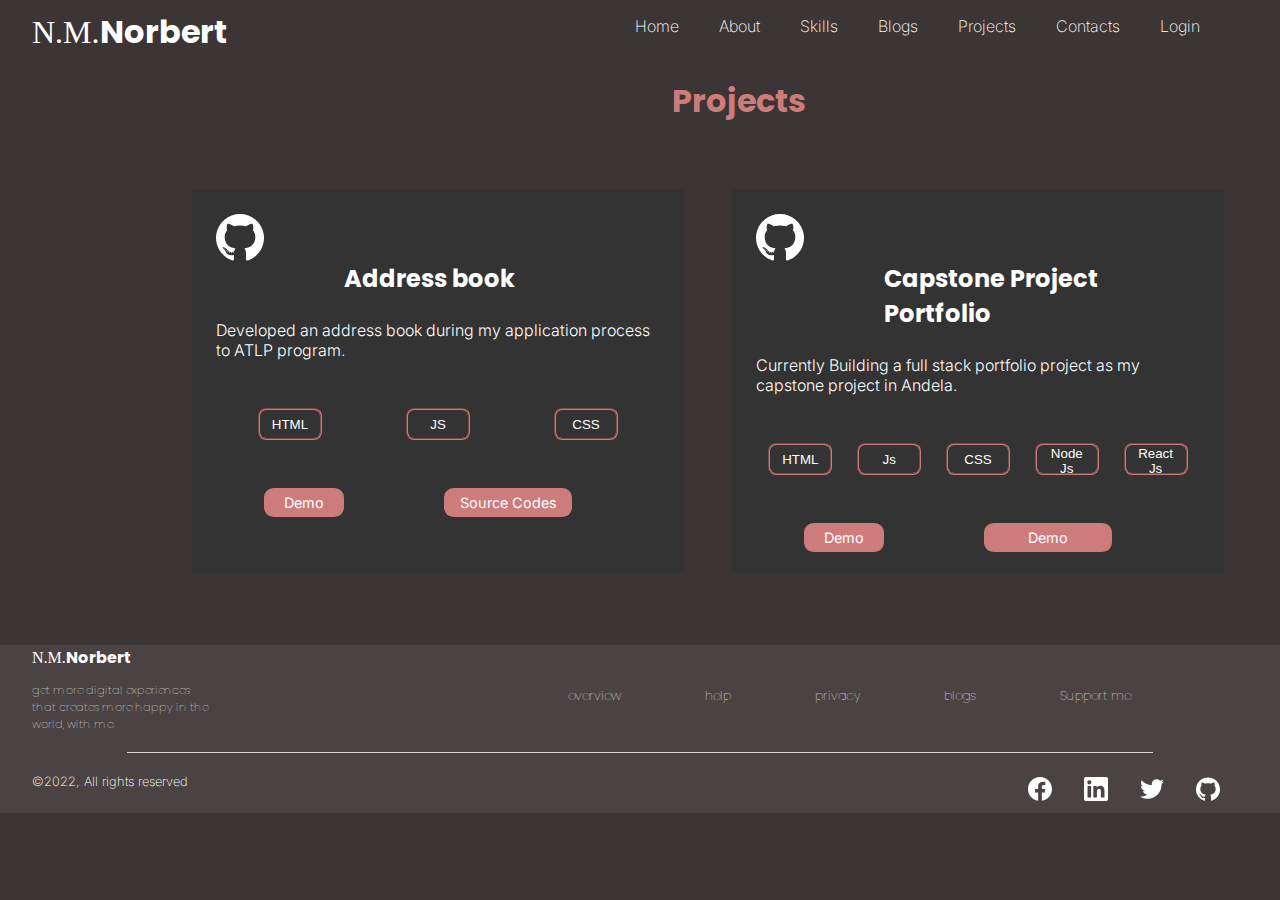
<file: projects.html>
<!DOCTYPE html>
<html lang="en">


<head>
    <meta charset="UTF-8">
    <meta http-equiv="X-UA-Compatible" content="IE=edge">
    <meta name="viewport" content="width=device-width, initial-scale=1.0">
    <title>Portfolio</title>

    <link rel="preconnect" href="https://fonts.googleapis.com">
    <link rel="preconnect" href="https://fonts.gstatic.com" crossorigin>
    <link href="https://fonts.googleapis.com/css2?family=Poppins:wght@300;700;900&display=swap" rel="stylesheet">

    <link rel="preconnect" href="https://fonts.googleapis.com">
    <link rel="preconnect" href="https://fonts.gstatic.com" crossorigin>
    <link href="https://fonts.googleapis.com/css2?family=Inter:wght@200;300;500;600&display=swap" rel="stylesheet">

</head>
<link rel="stylesheet" href="./css/general.css">
<link rel="stylesheet" href="./css/projects.css">

<body class="body">
    <div class="nav-container">
        <header class="header">
            <a href="index.html" class="logo">N.M.<span class="norbert">Norbert</span></a>
            <nav>
                <ul class="list">
                    <ul><a href="index.html" class="list-item">Home</a></ul>
                    <ul><a href="about.html" class="list-item">About</a></ul>
                    <ul><a href="skills.html" class="list-item">Skills</a></ul>
                    <ul><a href="blogs.html" class="list-item">Blogs</a></ul>
                    <ul><a href="projects.html" class="list-item">Projects</a></ul>
                    <ul><a href="contacts.html" class="list-item">Contacts</a></ul>
                    <ul><a href="login.html" class="list-item">Login</a></ul>
                </ul>
            </nav>
        </header>
    </div>
    <h1 id="prjcts">Projects</h1>
    <div class="container">
        <div class="left-side-0">
            <div class="git-icon">
                <img class="github-icon" src="social-icons/Github.svg" alt="!!">
            </div>
            <p class="project-title-1">Address book</p>
            <p class="project-desc-1">Developed an address book during my application process to ATLP program.</p>
            <div class="buttons">
                <button class="html-btn"><span class="char">HTML</span></button>
                <button class="js-btn"><span class="char">JS</span></button>
                <button class="css-btn"><span class="char">CSS</span></button>
            </div>
            <div class="button-lnks">
                <button class="demo-1">
                    <a href="#"><span class="source-content" >Demo</span></a>
                </button>
                <button class="source-codes-1">
                <a href="#"><span class="source-content" >Source Codes</span></a>
                </button>
            </div>
        </div>
        <div class="right-side-0">
            <div class="git-icon">
                <img class="github-icon" src="social-icons/Github.svg" alt="!!">
            </div>
            <p class="project-title-2">Capstone Project Portfolio</p>
            <p class="project-desc-2">Currently Building a full stack portfolio project as my capstone project in
                Andela.
            </p>
            <div class="buttons">
                <button class="html-btn"><span class="char">HTML</span></button>
                <button class="js-btn"><span class="char">Js</span></button>
                <button class="css-btn"><span class="char">CSS</span></button>
                <button class="node-btn"><span class="char">Node Js</span></button>
                <button class="react-btn"><span class="char">React Js</span></button>
            </div>
            <div class="button-lnks">
                <button class="demo-2">
                    <a href="#"><span class="source-content" >Demo</span></a>
                </button>
                <button class="source-codes-2">
                    <a href="#"><span class="source-content" >Demo</span></a>
                </button>
            </div>
        </div>
    </div>
    <div class="footer">
        <a href="index.html" class="logo-2">N.M.<span class="norbert-2">Norbert</span></a>
        <div class="above-line">
            <div class="left-side">
                <h3>get more digital experiences<br />
                    that creates more happy in the<br />
                    world, with me.
                </h3>
            </div>
            <div class="right-side">
                <nav>
                    <ul>
                        <li><a href="#">overview</a></li>
                        <li><a href="#">help</a></li>
                        <li><a href="#">privacy</a></li>
                        <li><a href="blogs.html">blogs</a></li>
                        <li><a href="#">Support me</a></li>
                    </ul>
                </nav>
            </div>
        </div>
        <hr size="0.5" width="80%" color="lightgray">
        <div class="below-line">
            <div class="copyright">
                <h3>&#169;2022, All rights reserved</h3>
            </div>
            <div class="icons">
                <ul class="s-icons">
                    <li>
                        <a href="#"><img class="facebook-icon" src="social-icons/facebook.svg"></a>
                    </li>
                    <li>
                        <a href="#"><img class="linkedin-icon" src="social-icons/LinkedIn.svg"></a>
                    </li>
                    <li>
                        <a href="#"><img class="twitter-icon" src="social-icons/Twitter.svg"></a>
                    </li>
                    <li>
                        <a href="#"><img class="git-icon" src="social-icons/Github.svg"></a>
                    </li>
                </ul>

            </div>
        </div>
    </div>



</body>

</html>
</file>
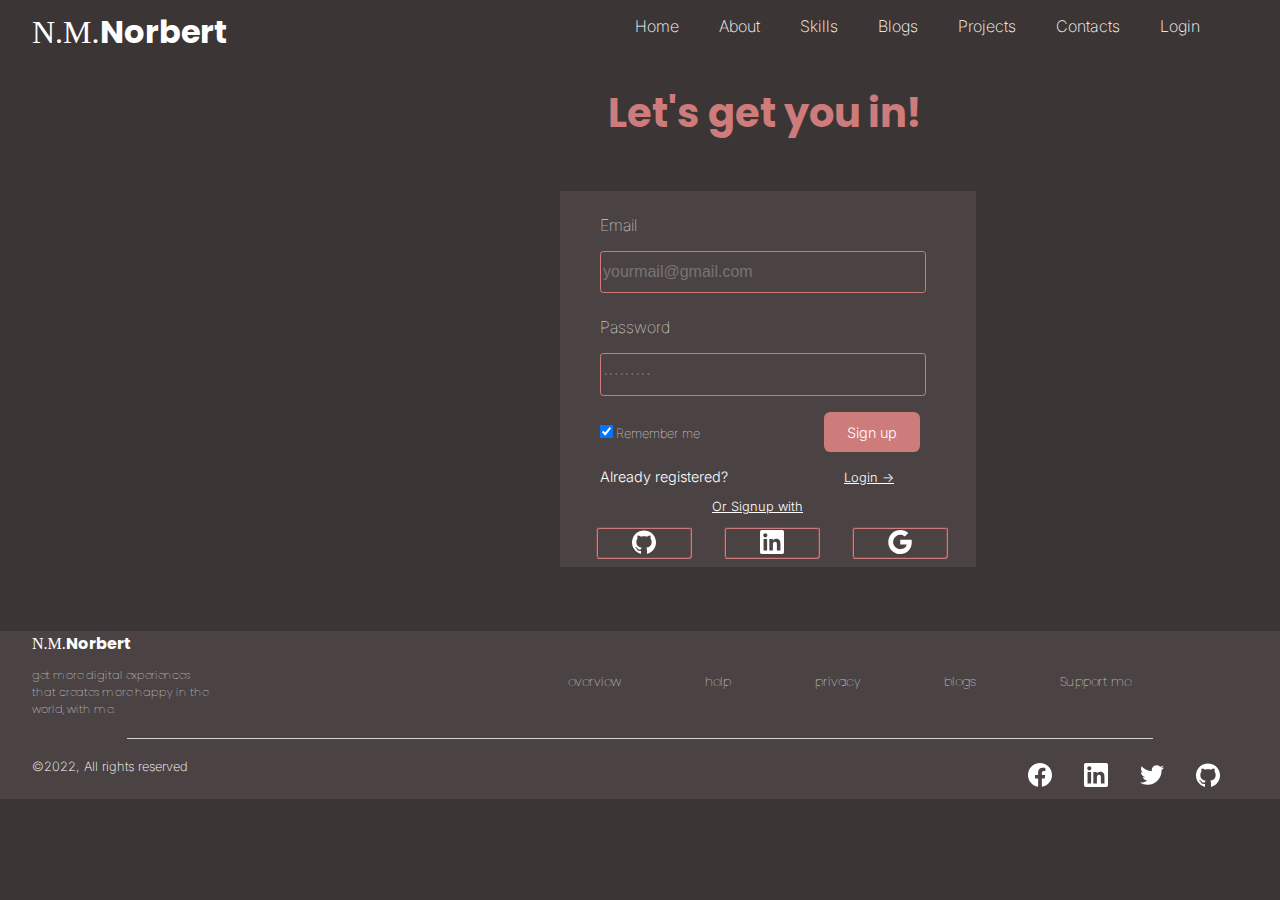
<file: signup.html>
<!DOCTYPE html>
<html lang="en">

    <head>
        <meta charset="UTF-8">
        <meta http-equiv="X-UA-Compatible" content="IE=edge">
        <meta name="viewport" content="width=device-width, initial-scale=1.0">
        <title>Portfolio</title>
    
        <link rel="preconnect" href="https://fonts.googleapis.com">
        <link rel="preconnect" href="https://fonts.gstatic.com" crossorigin>
        <link href="https://fonts.googleapis.com/css2?family=Poppins:wght@300;700;900&display=swap" rel="stylesheet">
    
        <link rel="preconnect" href="https://fonts.googleapis.com">
    <link rel="preconnect" href="https://fonts.gstatic.com" crossorigin>
    <link href="https://fonts.googleapis.com/css2?family=Inter:wght@200;300;500;600&display=swap" rel="stylesheet">
    
    </head>
    <link rel="stylesheet" href="./css/general.css">
    <link rel="stylesheet" href="./css/signup.css">
    <body class="body">
        <div class="nav-container">
            <header class="header">
                <a href="index.html" class="logo">N.M.<span class="norbert">Norbert</span></a>
                <nav>
                    <ul class="list">
                        <ul><a href="index.html" class="list-item">Home</a></ul>
                        <ul><a href="about.html" class="list-item">About</a></ul>
                        <ul><a href="skills.html" class="list-item">Skills</a></ul>
                        <ul><a href="blogs.html" class="list-item">Blogs</a></ul>
                        <ul><a href="projects.html" class="list-item">Projects</a></ul>
                        <ul><a href="contacts.html" class="list-item">Contacts</a></ul>
                        <ul><a href="login.html" class="list-item">Login</a></ul>
                    </ul>
                </nav>
            </header>
        </div>
        <h1 id="my-title">Let's get you in!</h1>
    <div class="box-form">
        <form class="signup-page" action="signup">
            <form action="/action_page.php">
                    <p class="mail">Email</p>
                    <input type="text" id="email" name="email" placeholder="yourmail@gmail.com"><br>
                    <p class="pwd">Password</p>
                    <input type="password" id="pwd" name="pwd"
                        placeholder=&#183;&#183;&#183;&#183;&#183;&#183;&#183;&#183;&#183; required><br><br>
                    <label>
                        <input class="check-box" type="checkbox" checked="checked" name="remember"><span class="rmbr">Remember me</span></label>
                    <button class="sign-up" type="submit"><span class="signup" >Sign up</span></button>
                    <p class="choose">Already registered?
                        <a href="login.html" class="access"><u>Login &rarr;</u></a>
                    </p>
                    <p class="continue"><u>Or Signup with</u></p>
                    <div class="social">
                        <button class="git-login">
                            <img class="github-login" src="social-icons/Github.svg"></button>
                        <button class="in-login">
                            <img class="linkedin-login" src="social-icons/LinkedIn.svg"></button>
                        <button class="ggle-login">
                            <img class="google-login" src="social-icons/google.svg"></button>
                    </div>
                </div>
            </form>
        </form>
    </div>

    <div class="footer">
        <a href="index.html" class="logo-2">N.M.<span class="norbert-2">Norbert</span></a>
        <div class="above-line">
            <div class="left-side">
            <h3>get more digital experiences<br />
                that creates more happy in the<br />
                world, with me.
            </h3>
            </div>
            <div class="right-side">
                <nav>
                    <ul>
                        <li><a href="#">overview</a></li>
                        <li><a href="#">help</a></li>
                        <li><a href="#">privacy</a></li>
                        <li><a href="blogs.html">blogs</a></li>
                        <li><a href="#">Support me</a></li>
                    </ul>
                </nav>
            </div>
        </div>
        <hr size="0.5" width="80%" color="lightgray">
        <div class="below-line">
            <div class="copyright">
                <h3>&#169;2022, All rights reserved</h3>
            </div>
            <div class="icons">
                <ul class="s-icons">
                    <li>
                        <a href="#"><img class="facebook-icon" src="social-icons/facebook.svg"></a>
                    </li>
                    <li>
                        <a href="#"><img class="linkedin-icon" src="social-icons/LinkedIn.svg"></a>
                    </li>
                    <li>
                        <a href="#"><img class="twitter-icon" src="social-icons/Twitter.svg"></a>
                    </li>
                    <li>
                        <a href="#"><img class="git-icon" src="social-icons/Github.svg"></a>
                    </li>
                </ul>
    
            </div>
        </div>
    </div>


</body>

</html>
</file>
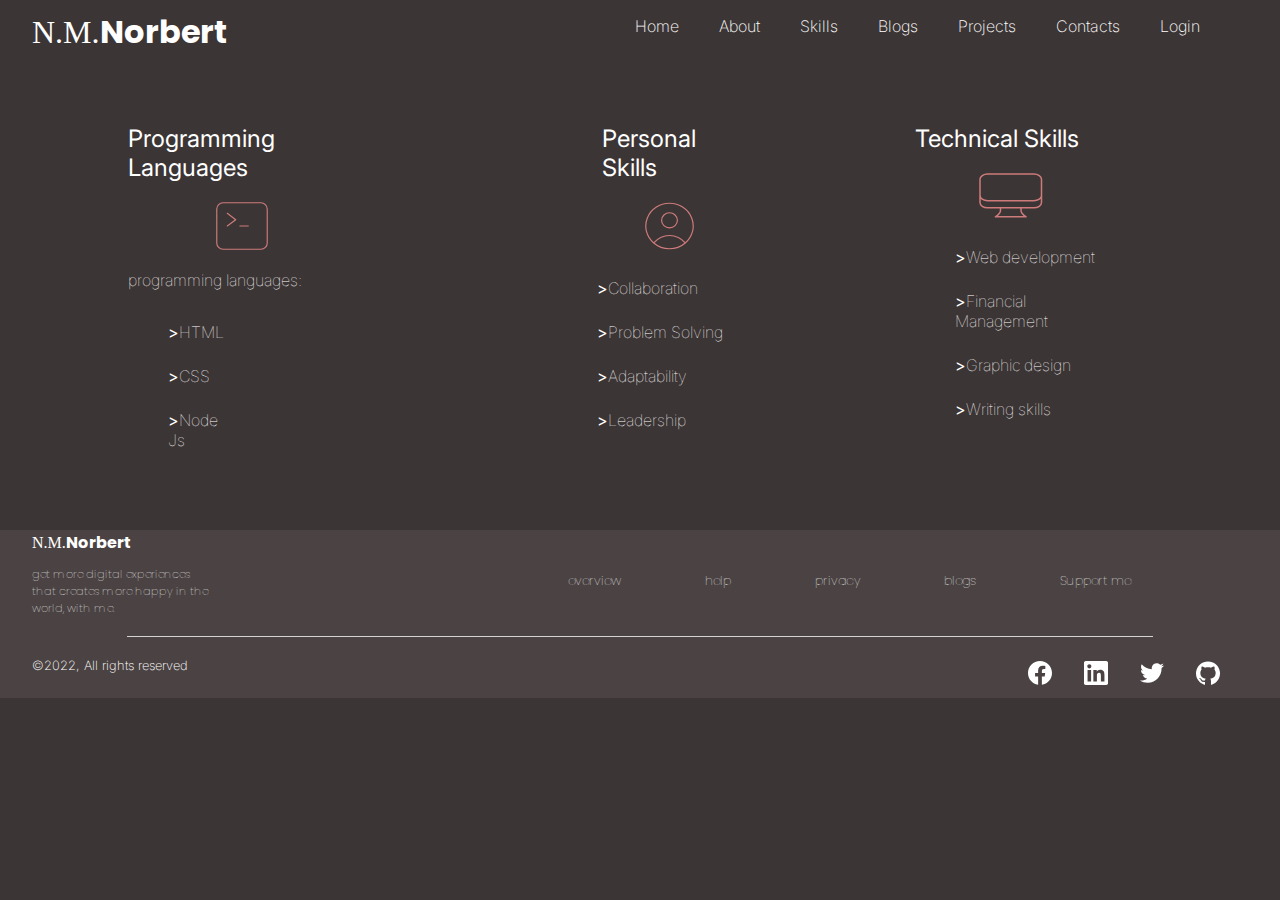
<file: skills.html>
<!DOCTYPE html>
<html lang="en">

    <head>
        <meta charset="UTF-8">
        <meta http-equiv="X-UA-Compatible" content="IE=edge">
        <meta name="viewport" content="width=device-width, initial-scale=1.0">
        <title>Portfolio</title>
    
        <link rel="preconnect" href="https://fonts.googleapis.com">
        <link rel="preconnect" href="https://fonts.gstatic.com" crossorigin>
        <link href="https://fonts.googleapis.com/css2?family=Poppins:wght@300;700;900&display=swap" rel="stylesheet">
    
        <link rel="preconnect" href="https://fonts.googleapis.com">
    <link rel="preconnect" href="https://fonts.gstatic.com" crossorigin>
    <link href="https://fonts.googleapis.com/css2?family=Inter:wght@200;300;500;600&display=swap" rel="stylesheet">
    
    </head>
    <link rel="stylesheet" href="./css/general.css">
    <link rel="stylesheet" href="./css/skills.css">
    <body class="body">
        <div class="nav-container">
            <header class="header">
                <a href="index.html" class="logo">N.M.<span class="norbert">Norbert</span></a>
                <nav>
                    <ul class="list">
                        <ul><a href="index.html" class="list-item">Home</a></ul>
                        <ul><a href="about.html" class="list-item">About</a></ul>
                        <ul><a href="skills.html" class="list-item">Skills</a></ul>
                        <ul><a href="blogs.html" class="list-item">Blogs</a></ul>
                        <ul><a href="projects.html" class="list-item">Projects</a></ul>
                        <ul><a href="contacts.html" class="list-item">Contacts</a></ul>
                        <ul><a href="login.html" class="list-item">Login</a></ul>
                    </ul>
                </nav>
            </header>
        </div>
    <div class="skills">
        <div class="programming-languages">
            <h2>Programming Languages</h2>
            <img class="programming-icon-list" src="vectors/programming-skills.svg" alt="!!">
            <p class="paragraph-1"> 
                programming languages:<br/>
            </p>
            <div class="tech-skills">
                <ul class="unordered-list-c">
                    <li><strong><span class="listing">&#62;</span></strong>HTML</li>
                    <li><strong><span class="listing">&#62;</span></strong>CSS</li>
                    <li><strong><span class="listing">&#62;</span></strong>Node Js</li>
                </ul>
            </div>
            
               
        </div>
        <div class="personal-skills">
            <h2>Personal Skills</h2>
            <img class="personal-icon-list" src="vectors/personal-skills.svg" alt="!!">
            <ul>
                <li><strong><span class="listing">&#62;</span></strong>Collaboration</li>
                <li><strong><span class="listing">&#62;</span></strong>Problem Solving</li>
                <li><strong><span class="listing">&#62;</span></strong>Adaptability</li>
                <li><strong><span class="listing">&#62;</span></strong>Leadership</li>
            </ul>
        </div>
        <div class="tech-skills">
            <h2>Technical Skills</h2>
            <img class="tech-icon-list" src="vectors/tech-skills.svg" alt="!!">
            <ul class="unordered-list">
                <li><strong><span class="listing">&#62;</span></strong>Web development</li>
                <li><strong><span class="listing">&#62;</span></strong>Financial Management</li>
                <li><strong><span class="listing">&#62;</span></strong>Graphic design</li>
                <li><strong><span class="listing">&#62;</span></strong>Writing skills</li>
            </ul>
        </div>
    </div>

    <div class="footer">
        <a href="index.html" class="logo-2">N.M.<span class="norbert-2">Norbert</span></a>
        <div class="above-line">
            <div class="left-side">
            <h3>get more digital experiences<br />
                that creates more happy in the<br />
                world, with me.
            </h3>
            </div>
            <div class="right-side">
                <nav>
                    <ul>
                        <li><a href="#">overview</a></li>
                        <li><a href="#">help</a></li>
                        <li><a href="#">privacy</a></li>
                        <li><a href="blogs.html">blogs</a></li>
                        <li><a href="#">Support me</a></li>
                    </ul>
                </nav>
            </div>
        </div>
        <hr size="0.5" width="80%" color="lightgray">
        <div class="below-line">
            <div class="copyright">
                <h3>&#169;2022, All rights reserved</h3>
            </div>
            <div class="icons">
                <ul class="s-icons">
                    <li>
                        <a href="#"><img class="facebook-icon" src="social-icons/facebook.svg"></a>
                    </li>
                    <li>
                        <a href="#"><img class="linkedin-icon" src="social-icons/LinkedIn.svg"></a>
                    </li>
                    <li>
                        <a href="#"><img class="twitter-icon" src="social-icons/Twitter.svg"></a>
                    </li>
                    <li>
                        <a href="#"><img class="git-icon" src="social-icons/Github.svg"></a>
                    </li>
                </ul>
    
            </div>
        </div>
    </div>




</body>

</html>
</file>
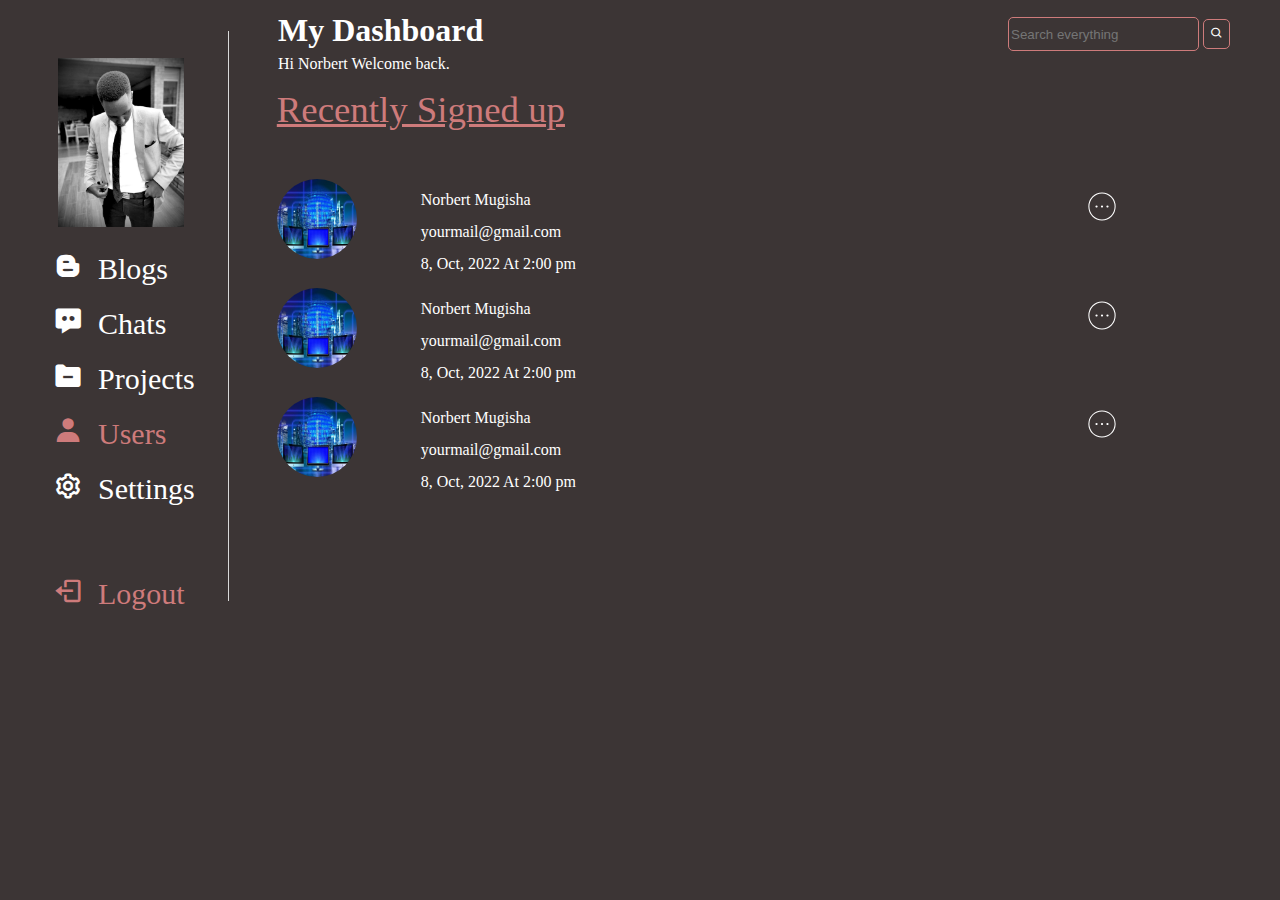
<file: users-dashboard.html>
<!DOCTYPE html>
<html lang="en">

<head>
    <meta charset="UTF-8">
    <meta http-equiv="X-UA-Compatible" content="IE=edge">
    <meta name="viewport" content="width=device-width, initial-scale=1.0">
    <title>Portfolio</title>
    <link rel="stylesheet" href="css/dashboard.css">
    <link rel="stylesheet" href="dashboard-css/users-dashboard.css">
    <!-- --------boxIcon------ -->
    <link rel="stylesheet" href="https://unpkg.com/boxicons@latest/css/boxicons.min.css">

</head>



<body>
    <div id="user">

        <div id="left-side">
            <header>
                <img class="profile-dashboard" src="photos/norbert.jfif">
                <nav>
                    <div class="blog">
                        <a href="#"><i class='bx bxl-blogger'
                                style="color: white; width: 10%; height: 10px;">&nbsp;Blogs</i></a>
                    </div>

                    <div class="chat">
                        <a href="#"><i class='bx bxs-message-dots'
                                style="color: white; width: 10%; height: 10px;">&nbsp;Chats</i></a>
                    </div>

                    <div class="project">

                        <a href="#"><i class='bx bxs-folder-minus'
                                style="color: white; width: 10%; height: 10px;">&nbsp;Projects</i></a>

                    </div>

                    <div class="user">

                        <a href="users-dashboard.html"><i class='bx bxs-user'
                                style="color:#ce7b7b; width: 10%; height: 10px;">&nbsp;Users</i></a>
                    </div>

                    <div class="setting">

                        <a href="#"><i class='bx bx-cog'
                                style="color: white; width: 10%; height: 10px;">&nbsp;Settings</i></a>
                    </div>
                    <div class="logout">

                        <a href="#"><i class='bx bx-log-out'
                                style="color: #CE7B7B; width: 10%; height: 10px;">&nbsp;Logout</i></a>
                    </div>

                    <div class="vl"></div>

                </nav>
            </header>
        </div>


        <!-- ---------------------------------------------------- -->

        <div class="mydashboard" style="color: white;">
            <h1>My Dashboard</h1>
            <p style="margin-top: -15px;">Hi Norbert Welcome back.</p>

        </div>

        <div class="search">

            <input type="text" placeholder="Search everything" name="search">
            <button type="text" style="background-color: #3C3535;"><i class='bx bx-search'
                    style="color: white;"></i></button>

        </div>
        <p class="users-title"><u>Recently Signed up</u></p>
        <div class="content-sctn">
            <div class="content">
                <div class="profile-profile">
                    <img class="prof-photo" src="photos/blog-photo.jpg" alt="??">
                </div>
                <div class="user-informations">
                    <p class="name">Norbert Mugisha </p>
                    <p class="mail">yourmail@gmail.com </p>
                    <p class="date">8, Oct, 2022 At 2:00 pm</p>
                </div>
                <div class="right-icon">
                    <div class="options-vctr">
                        <img class="optn-vctr" src="vectors/option.svg" alt="!!">
                    </div>
                </div>
            </div>

            <div class="content">
                <div class="profile-profile">
                    <img class="prof-photo" src="photos/blog-photo.jpg" alt="??">
                </div>
                <div class="user-informations">
                    <p class="name">Norbert Mugisha </p>
                    <p class="mail">yourmail@gmail.com </p>
                    <p class="date">8, Oct, 2022 At 2:00 pm</p>
                </div>
                <div class="right-icon">
                    <div class="options-vctr">
                        <img class="optn-vctr" src="vectors/option.svg" alt="!!">
                    </div>
                </div>
            </div>

            <div class="content">
                <div class="profile-profile">
                    <img class="prof-photo" src="photos/blog-photo.jpg" alt="??">
                </div>
                <div class="user-informations">
                    <p class="name">Norbert Mugisha </p>
                    <p class="mail">yourmail@gmail.com </p>
                    <p class="date">8, Oct, 2022 At 2:00 pm</p>
                </div>
                <div class="right-icon">
                    <div class="options-vctr">
                        <img class="optn-vctr" src="vectors/option.svg" alt="!!">
                    </div>
                </div>
            </div>
        </div>
    </div>
    </div>
</body>

</html>
</file>
<file: css/general.css>
body{
    margin: 0;
    padding: 0;
}
.header{
    display: flex;
    justify-content: space-between;
}
.logo{
    margin-top: 0.5rem;
    margin-left: 2rem;
    color: #fff;
    text-decoration: none;
    font-size: 2rem;
    font-weight: 100;
}
.norbert{
    font-weight: bold;
    font-family: poppins;
}
.list{
    display: flex;
    margin-right: 5rem;
    font-family: inter;
    font-weight: 200;
}
.list ul a:active,a:hover{
    color: #CE7B7B;
} 
.list-item{
    text-decoration: none;
    color: #fff;
}
.header{
    background-color: #3C3535;
}
.footer{
    margin-top: 4rem;
    padding: 0;
    text-decoration: none;
    list-style: none;
    background-color: #4B4343;
}
.logo-2{
    margin-left: 2rem;
    color: #fff;
    text-decoration: none;
    font-size: 1rem;
    font-weight: 100;
    margin-bottom: 4rem;
}
.norbert-2{
    font-weight: bold;
    font-family: poppins;
}
.above-line{
    display: flex;
    flex-direction: row;
}
.left-side h3{
    font-family: poppins;
    font-weight:50;
    font-size: 0.7rem;
    display: flex;
    color: white;
    margin-left: 2rem;
}
.right-side{
    margin-left: 20rem;
}
.right-side nav ul{
   
    float:right;
    margin-right:4rem;
}
.right-side nav ul li{
    display:inline-block;
    margin-right:  5rem;
    line-height: 0.5rem;
    font-family: poppins;
    font-weight: 80;
    margin-top: -4rem;
}
.right-side nav ul li a{
  color:#fff;
  font-size: 0.8rem;
  text-decoration: none;
}
.below-line{
    display: flex;
    flex-direction: row;
}
.copyright h3{
    color:white;
    font-family: inter;
    font-weight: 200;
    font-size: 0.8rem;
    margin-left: 2rem;
}
.s-icons{
    display: flex;
    flex-direction: row;
    margin-left: 50rem;
    list-style-type: none;
    margin-bottom: 0.53rem;
    align-self: center;
}
.facebook-icon{
    margin-right: 2rem;
    height: 1.5rem;
}
.linkedin-icon{
    margin-right: 2rem;
    height: 1.5rem;
}.twitter-icon{
    margin-right: 2rem;
    height: 1.5rem;
}
.git-icon{
    margin-right: 2rem;
    height: 1.5rem;
}
</file>
<file: css/index.css>
.body{
    background-color: #3C3535;
    margin: 0;
    padding: 0;
}
.home{
    display: flex;
    justify-content: space-around;
}
.content{
    margin-top: 8rem;
    margin-right: 23rem;
}
.header1{
    color: #fff;
    width: 20rem;
    font-family: poppins;
    font-weight: 600;
}
.header3{
    color: #CE7B7B;
    margin-top: 1rem;
    font-family: poppins;
    font-weight: 500;
}
.home-paragraph{
    color: #fff;
    font-size: 1.2rem;
    font-family: inter;
    font-weight: 200;
}
.resume-button{
    background-color: #3C3535;
    border: solid #CE7B7B 1px;
    width: 7rem;
    height: 2rem;
    border-radius: 0.5rem;
    color: #CE7B7B;
    margin-top: 2rem;
    font-family: inter;
    font-weight: 700;
}
.resume-button:hover{
   background-color: white;
    cursor: pointer;
}
.photo{
    height: 25rem;
    width: 15rem;
    margin-top: 4rem;
    margin-right: 6rem;
    border-radius: 3%;
}
</file>
<file: css/about.css>
.body{
background-color: #3C3535;
padding: 0;
margin: 0;
}
.about-home{
   display: flex; 
}
.right{
    margin-left: 10rem;
    margin-top: 3rem;
    border-radius: 0%;
    width: 40rem;
    background-color: #403E3E;
}
.right h2{
    font-family: inter;
    font-weight: 400;
    margin-left: 7rem;
    margin-bottom: 3rem;
    color: white;
}
.about-photo{
    height: 25rem;
    width: 15rem;
    margin-top: 4rem;
    margin-right: 6rem;
    margin-left: 10rem;
    border-radius: 3%;
}
.about-paragraph, .par-2, .hi{
    color: #DDDDDD;
    font-family: inter;
    font-weight: 300;
    margin-left: 1.5rem;
    line-height: 1.5rem;
}
.par-2{
    margin-bottom: 3rem;
}
.social-media{
    display: flex;
    margin-top: 2rem;
    margin-left: 20rem;
}
.linkedin-icon, .twitter-icon{
    margin-right: 1.5rem;
}
.linkedin-link, .twitter-link{
    color: #DDDDDD;
    font-family: inter;
    font-weight: 200;
    margin-right: 1.5rem;
    margin-top: 1rem;

}
</file>
<file: css/blogs.css>
.body{
    margin: 0;
    padding: 0;
    background-color: #3C3535;
}
.header-blogs{
    display: flex;
}
.recent{
    font-family: inter;
    font-weight: 500;
    font-size: 1.7rem;
    margin-left: 2rem;
    color: white;
    margin-right: 47.5rem;
}
.search{
    margin-top: 2rem;
}
.search input{
    width: 20rem;
    height: 2rem;
    border-radius: 0.5rem;
    border-style: groove;
    border: 0.5;
    border-color: white;
    background-color: #3C3535;
    caret-color: white;
}
.search button{
    width: 2rem;
    height: 2.2rem;
    border-radius: 0.5rem;
    border-style: groove;
    border: 0.2;
    border-color: white;
    background-color: #3C3535;

}
.search button:hover{
    opacity: 0.6;
    cursor:pointer;
}
.blogs-content{
    display: flex;
    margin-left: 4rem;
    margin-top: 2rem;
}
.first-content{
    margin-right: 5rem;
    background-color: #333333;
    width: 40rem;
    padding: 1rem;
}
.blog-title{
    font-family: inter;
    font-weight: 500;
    color: white;

}
.blog-description{
    font-family: inter;
    font-weight: 200;
    color: white;
}
.read-more{
    font-family: inter;
    font-weight: 500;
    color: white;
    font-size: 0.8rem;
    margin-left: 13rem;

}
.profile-info{
    display: flex;
}
.profile-img{
    height: 4rem;
    width: 4rem;
    border-radius: 50%;
}
.names-date{
    margin-top: -0.2rem;
    line-height: 0.6rem;
    color: white;
    font-family: inter;
    font-weight: 300;
}
.date{
    font-size: 0.7rem;
    font-weight: lighter;
}
.interactions{
    display: flex;
    margin-left: 8rem;
    margin-top: 1rem;
    font-family: inter;
    font-weight: lighter;
    font-size: 0.8rem;
}
.comments{
margin-right: 1.5rem;
}
.comments-number, .likes-number{
    color: white;
}
.blogs-subscription{
    display: flex;
    margin-left: 6.5rem;
}
.left-side-0{
    margin-right: 10rem;
    margin-top: 3rem;
}
.join-p{
    font-family: inter;
    font-weight: 500;
    font-size: 1.3rem;
    color: white;

}
.join{
    font-weight: bold;
    font-size: 2rem;
}
.stay-up{
    font-family: poppins;
    font-weight: 100;
    font-size: 1rem;
    color: white;
}
.right-side-0{
    display: flex;
    margin-top: 5.4rem;
}
.enter-email input{
    height: 2rem;
    width: 23rem;
    margin-right:1.5rem;
    border-radius: 0.4rem;
    border-style: hidden;
}
.button-subscribe button{
    height: 2rem;
    width: 10rem;
    border-radius: 0.4rem;
    border-style: hidden;
    background-color: #DDDD;
}
.button-subscribe button:hover{
    opacity: 0.6;
    cursor:pointer;
}
</file>
<file: css/dashboard.css>
body{
background-color: #3C3535;
}
.profile-dashboard{
    width: 10%;
    margin-top: 50px;
    margin-left: 50px;
}
.blog{
    font-size: 30px;
    margin-left: 45px;
    margin-top: 20px;
    
}
.chat{

    font-size: 30px;
    margin-left: 45px;
    margin-top: 20px;
}

.project{
    font-size: 30px;
    margin-left: 45px;
    margin-top: 20px;
}
.user{
    font-size: 30px;
    margin-left: 45px;
    margin-top: 20px;
}

.setting{
    
        font-size: 30px;
        margin-left: 45px;
        margin-top: 20px;

}

.logout{
    
    font-size: 30px;
    margin-left: 45px;
    margin-top: 70px;


}

.vl {
    border-left: 1px solid #D9D9D9 ;
    height: 570px;
    margin-top: -580px;
    margin-left: 220px;
    
  }

  .mydashboard {
    margin-left: 270px;
    margin-top: -610px;
    
    
  }

.search{
  margin-left: 1000px;
  margin-top: -72px;
 

}
.search input{
    background-color: #3C3535;
    border-radius: 5px;
    border: 0.1em solid #CE7B7B;
    width: 70%;
    height: 30px;
}
.search button{
    border-radius: 5px;
    border: 0.1em solid #CE7B7B;
    height: 30px;
}
</file>
<file: dashboard-css/chats-dashboard.css>
.chats-title{
    margin-left: 16.8rem;
    color: #CE7B7B;
    font-size: 2.3rem;
}
.content-sctn{
    margin-left: 16.8rem;

}
.content{
    display: flex;
    margin-bottom: 2rem;

}
.prof-photo{
    height: 5rem;
    width: 5rem;
    border-radius: 50%;
    margin-right: 3rem;
}
.user-informations{
    margin-top: -0.7rem;
    margin-right: 20rem;
    line-height: 1.4rem;
    border: 0.1rem;
    border-radius: 0.4rem;
    border-style: groove;
    border-color: #CE7B7B;
    width: 30rem;
}
.name{
    font-family: poppins;
    font-weight: 500;
    font-size: 1.5rem;
    color: white;
}
.mail{
    font-family: inter;
    font-weight: 300;
    font-size: 1.1rem;
    color: white;
}
.date{
    font-family: inter;
    font-weight: lighter;
    font-size: 0.8rem;
    color: white;
}
</file>
<file: css/contact.css>
.body{
    margin: 0;
    padding: 0;
    background-color: #3C3535;
}
.contact-informations{
    display: flex;
}
.left-side-0{
    border: 0%;
    background-color: #4B4343;
    width: 20rem;
    height: 25rem;
    margin-left: 8rem;
    margin-top: 5.5rem;
}
.title h1{
    font-family: poppins;
    font-weight: bold;
    color: #CE7B7B;
    margin-left: 3rem;

}
.contact-info ul{
   margin-left: 1rem;
}
.contact-info ul li{
    list-style: none;
}
.phone-icon,.email-icon,.location-icon{
    height: 2rem;
    margin-bottom: -0.5rem;
    margin-right: 1rem;
}
.info-icons{
    display: block;
    line-height: 4rem;
}
.location-icon{
    margin-left: -0.5rem;
    margin-bottom: -0.5rem;
}
.social-media{
    margin-top: 3rem;
    margin-left: 3rem;
}
.value{
    color: #DDDD;
    font-family: inter;
    font-weight: lighter;

}
.value-loc{
    color: #DDDD;
    font-family: inter;
    font-weight: lighter;
    margin-left: -0.5rem;
}
.right-side-0{
    margin-left: 20rem;
    margin-top: 5.5rem;
}
.names{
    border: 0%;
    border-style: hidden;
    border-radius: 0.3rem;
    background-color: #4B4343;
    width: 25rem;
    height: 2.5rem;
    margin-bottom: 1.5rem;
}
.mail{
    border: 0%;
    border-style: hidden;
    border-radius: 0.3rem;
    background-color: #4B4343;
    width: 25rem;
    height: 2.5rem;
    margin-bottom: 1.5rem;
}
.message{
    border: 0%;
    border-style: hidden;
    border-radius: 0.3rem;
    background-color: #4B4343;
    width: 25rem;
    height: 13rem;
    margin-bottom: 1.5rem;
}
.submit-button{
    background-color: #CE7B7B;
    height: 2.2rem;
    width: 8rem;
    border-radius: 0.5rem;
    border-style: hidden;
}
.submit{
    font-size:1rem;
    font-family: inter;
    font-weight: 300;
    color:white;
}
.submit-button:hover{
    cursor:pointer;
    opacity: 0.9;
}
#message, #mail, #nm{
    background-color: #4B4343;
    border-radius: 0.3rem;
    font-size: 1rem;
    outline: none;
    caret-color: white;
    border-style: hidden;
}
#nm,#mail, #message{
    margin-bottom: 0.8rem;
}
</file>
<file: dashboard-css/dashboard-blogs.css>
.blog-title{
    margin-left: 16.8rem;
    color: #CE7B7B;
    font-size: 2.3rem;
}
.content-sctn{
    margin-left: 16.8rem;
    margin-top: 4rem;
}
.content{
    display: flex;
    line-height: 1.5rem;

}
.views-sctn{
    display: flex;
}
.blog-photo{
    height: 5rem;
    margin-right: 3rem;
}
.blog-description{
    margin-top: -1.4rem;
    margin-right: 3rem;
    color: white;
    margin-bottom: 1.5rem;

}
.right-icons{
    margin-top: -0.6rem;
    margin-left: 5rem;
    margin-bottom: 1.5rem;

}
.optn-vctr{
    height: 2rem;
}
.view-vctr{
    height: 1.3rem;
}
.options-vctr{
    margin-bottom:3.2rem;

}
.views-nmbr{
    color: white;
    margin-left:1rem;
    margin-top: -0rem;
}
.add{
    margin-left: 15rem;
}
.add-button{
    width: 13rem;
    border-radius: 0.9rem;
    height: 2rem;
    border-style: hidden;
    background-color: #DDDD;
}
.add-vector{
    height: 0.7rem;
    margin-left: -0.2rem;
    margin-right: 2rem;
 
}
.add-button:hover{
    background-color: #CE7B7B;
    cursor:pointer;
}
.new{
    font-weight: bold;
}
</file>
<file: css/login.css>
.body{
    margin: 0;
    padding: 0;
    background-color: #3C3535;
}
.box-form{
    border: 0%;
    background-color: #4B4343;
    height:fit-content;
    width: 25rem;
    margin-left: 35rem;
    margin-top: 3rem;
    padding: 0.5rem;
}
input[type=text], input[type=password] {
    width: 20rem;
    margin-left: 2rem;
    display: inline-block;
    border: 1px solid #CE7B7B;
    border-radius: 0.2rem;
    background-color: #4B4343;
    height: 2.4rem;
    caret-color: white;
    outline: none;
    font-size: 1rem;
}
input[type=password] {
    margin-bottom: 0.8rem;
}
.mail{
    margin-top: 2rem;
}
.mail,.pswd{
    color: white;
    margin-bottom: 1rem;
    margin-left: 2rem;
    font-family: inter;
    font-weight: lighter;
}
.forgot{
    color: white;
    margin-bottom: 1rem;
    font-family: inter;
    font-weight: lighter;
    font-size: 0.8rem;
    margin-left: 16rem;
    margin-top: 1rem;
}
.log-in{
    height: 2.5rem;
    width:6rem;
    margin-top: 2rem;
    margin-left: 2rem;
    background-color: #CE7B7B;
    border-style: hidden;
    border-radius: 0.4rem;
    margin-bottom: 2rem;

}
.log-in:hover{
    opacity:0.8;
    cursor:pointer;
}
.signin{
    color:white;
    font-family: inter;
    font-weight: 300;
    font-size: 0.9rem;
}
.register{
    display: inline-flex;
}
.choose{
    font-family: inter;
    font-weight: 300;
    font-size: 0.9rem;
    color: white;
    margin-left: 2rem;
    margin-top: -1rem;

}
.access{
    text-decoration: none;
    color: white;
    font-family: inter;
    font-weight: 300;
    font-size: 0.8rem;
    margin-left: 6rem;
    margin-bottom: -2rem;
}
.continue{
    font-family: inter;
    font-weight: 300;
    font-size: 0.8rem;
    color: white;
    margin-left: 9rem;
}
.social{
    display: flex;
    justify-content: space-around;
}
.github-login,.linkedin-login,.google-login{
    height: 1.5rem;
}

.git-login,.in-login,.ggle-login{
    height:2rem;
    width:6rem;
    background-color: #4B4343;
    border-radius: 0.2rem;
    border-color: #CE7B7B;
    border-style:groove
    
}
.forgot-password a:hover{
    color: #CE7B7B;
}
.git-login:hover,.in-login:hover,.ggle-login:hover{
    background-color: #CE7B7B;
    cursor:pointer;
}
#w3review{
    font-family: inter;
}
</file>
<file: dashboard-css/projects-dashboard.css>
.projects-title{
    margin-left: 16.8rem;
    color: #CE7B7B;
    font-size: 2.3rem;
    font-family: poppins;
    font-weight: bold;

}
.content-sctn{
    margin-left: 16.8rem;
}
.content{
    display: flex;
}
.project-title{
    font-family: poppins;
    font-weight: 600;
    color: white;
    font-size: 1.5rem;


}
.project-description{
    color: white;
    font-family: inter;
    font-weight: 300;
}
.project-list{
    margin-right: 20rem;
}
.right-icon{
    margin-left: -3.2rem;
    margin-top: 2rem;
}
.right-icon-2{
margin-top: 1.6rem;
}
.add{
    margin-left: 15rem;
    margin-top: 6rem;
}
.add-button{
    width: 13rem;
    border-radius: 0.9rem;
    height: 2rem;
    border-style: hidden;
    background-color: #DDDD;
}
.add-vector{
    height: 0.7rem;
    margin-left: -0.2rem;
    margin-right: 2rem;
 
}
.add-button:hover{
    background-color: #CE7B7B;
    cursor:pointer;
}
</file>
<file: css/projects.css>
.body{
    margin: 0;
    padding:0;
    background-color: #3C3535;
}
#prjcts{
    font-family: poppins;
    font-weight: bold;
    margin-left:42rem;
    color: #CE7B7B;;
}
.container{
    display: flex;
    padding: 0.5rem;
   margin-top: 3.5rem;
   margin-left: 11.5rem;
}
.left-side-0,.right-side-0{
    border: 0%;
    background-color: #333333;
    height: 21rem;
    margin-right: 3rem;
    padding: 1.5rem;
    width: 30rem;
}
.project-title-1,.project-title-2{
    font-family:poppins;
    font-weight: bold;
    margin-left: 8rem;
    margin-top:1.5rem;
    color: white;
    font-size:1.5rem

}
.project-desc-1,.project-desc-2{
    font-family: inter;
    font-weight: 300;
    font-size:1rem;
    color: white;
    margin-bottom: 3rem;
}
.buttons{
    display:flex;
    margin-bottom: 3rem;
    justify-content: space-around;
}
.html-btn,.js-btn,.css-btn,.node-btn,.react-btn{
    border: 0%;
    border-radius: 0.5rem;
    height: 2rem;
    width: 4rem;
    background-color: #333333;
    border-style:groove;
    border-color: #CE7B7B;
}
.char{
    color: white;
}
.src-code-icon{
    height:3rem;
}
.demo-1,.demo-2{
    border: 0%;
    border-radius: 0.6rem;
    height: 1.8rem;
    width: 5rem;
    background-color: #CE7B7B;
    border-style: hidden;
    margin-left: 3rem;
    margin-right: 6rem;
}
.source-codes-1,.source-codes-2{
    border: 0%;
    border-radius: 0.6rem;
    height: 1.8rem;
    width: 8rem;
    background-color: #CE7B7B;
    border-style: hidden;
}
.source-content{
    font-family: inter;
    font-weight: 400;
    color: white;
    font-size: 0.9rem;
}
.demo-1 a,.source-codes-1 a,.demo-2 a,.source-codes-2 a{
    text-decoration: none;

}
</file>
<file: css/signup.css>
.body{
    margin: 0;
    padding: 0;
    background-color: #3C3535;
}
.box-form{
    border: 0%;
    background-color: #4B4343;
    height:fit-content;
    width: 25rem;
    margin-left: 35rem;
    margin-top: 3rem;
    padding: 0.5rem;
}
#my-title{
    font-family: poppins;
    font-weight: bold;
    margin-left: 38rem;
    color: #CE7B7B;
    font-size: 2.5rem;
}
input[type=text], input[type=password] {
    width: 20rem;
    display: inline-block;
    border: 1px solid #CE7B7B;
    border-radius: 0.2rem;
    background-color: #4B4343;
    height: 2.4rem;
    margin-bottom: 0.5rem;
    margin-left: 2rem;
    caret-color: white;
    outline: none;
    font-size: 1rem;

}
::we
.mail{
    margin-top: 2rem;
}
.mail,.pwd{
    color: white;
    
    margin-left: 2rem;
    font-family: inter;
    font-weight: lighter;
}
.forgot{
    color: white;
    margin-bottom: 1rem;
    margin-left: 2rem;
    font-family: inter;
    font-weight: lighter;
    font-size: 0.8rem;
    margin-left: 15.5rem;
}
.sign-up{
    height: 2.5rem;
    width:6rem;
    margin-top: -2rem;
    margin-left: 2rem;
    background-color: #CE7B7B;
    border-style: hidden;
    border-radius: 0.4rem;
    margin-bottom: 2rem;
    margin-left: 7.5rem;

}
.sign-up:hover{
    opacity:0.8;
    cursor:pointer;
}
.signup{
    color:white;
    font-family: inter;
    font-weight: 300;
    font-size: 0.9rem;
}
.register{
    display: inline-flex;
}
.choose{
    font-family: inter;
    font-weight: 300;
    font-size: 0.9rem;
    color: white;
    margin-left: 2rem;
    margin-top: -1rem;

}
.access{
    text-decoration: none;
    color: white;
    font-family: inter;
    font-weight: 300;
    font-size: 0.8rem;
    margin-left: 7rem;
    margin-bottom: -2rem;
}
.continue{
    font-family: inter;
    font-weight: 300;
    font-size: 0.8rem;
    color: white;
    margin-left: 9rem;
}
.social{
    display: flex;
    justify-content: space-around;
}
.github-login,.linkedin-login,.google-login{
    height: 1.5rem;
}

.git-login,.in-login,.ggle-login{
    height:2rem;
    width:6rem;
    margin-left: 0.5rem;
    background-color: #4B4343;
    border-radius: 0.2rem;
    border-color: #CE7B7B;
    border-style:groove
    
}
.ggle-login,.in-login{
    margin-left: -0.5rem;
}
.rmbr{
    font-size:0.8rem;
    font-family: inter;
    font-weight: lighter;
    color: white;
    
}
.check-box{
    margin-left: 2rem;
}
.git-login:hover,.in-login:hover,.ggle-login:hover{
    background-color: #CE7B7B;
    cursor:pointer;
}
</file>
<file: css/skills.css>
.body{
    margin: 0;
    padding: 0;
    background-color: #3C3535;
}
.skills{
    display: flex;
}
.programming-languages{
    margin-top: 3rem;
    margin-left: 8rem;
    margin-right: 10rem;
}
.programming-languages h2,.personal-skills h2,.tech-skills h2{
    font-family: inter;
    font-weight: 400;
    color: white;
}
.personal-skills h2{
    margin-left: 2.8rem;
}
.programming-icon-list,.personal-icon-list{
    height: 3rem;
    margin-left: 5.5rem;
}
.personal-skills-icon{
    margin-left: -2rem;
}
.paragraph-1{
    font-family: inter;
    font-weight: lighter;
    color: white;
}
.personal-skills,.tech-skills{
    margin-top: 3rem;
    margin-right: 10rem;

}
.personal-skills ul li,.tech-skills ul li{
    list-style: none;
    font-family: inter;
    font-weight: lighter;
    color: white;
    margin-top: 1.5rem;
    
}
.list-icon{
    height: 2.0rem;
    margin-bottom: -0.1rem;
    margin-right: 1.3rem;
}
.unordered-list{
    padding-top: 0.1rem;
    margin-top: -0rem;

}
.listing{
    color: white;
}
.tech-icon-list{
    margin-left: 4rem
}
.unordered-list-c{
    margin-top: -1rem;
}
</file>
<file: dashboard-css/users-dashboard.css>
.content-sctn{
    margin-left: 16.8rem;
    margin-top: 3rem;
}
.content{
    display: flex;
}
.prof-photo{
    height: 5rem;
    border-radius: 50rem;
    width: 5rem;
    margin-right: 4rem;
}
.user-informations{
    color: white;
    line-height: 1rem;
    margin-top: -0.2rem;
    margin-right: 32rem;
}
.right-icon{
    margin-top: 0.8rem;
}
.optn-vctr{
    height: 1.8rem;
}
.users-title{
    margin-left: 16.8rem;
    color: #CE7B7B;
    font-size: 2.3rem;
}
</file>
